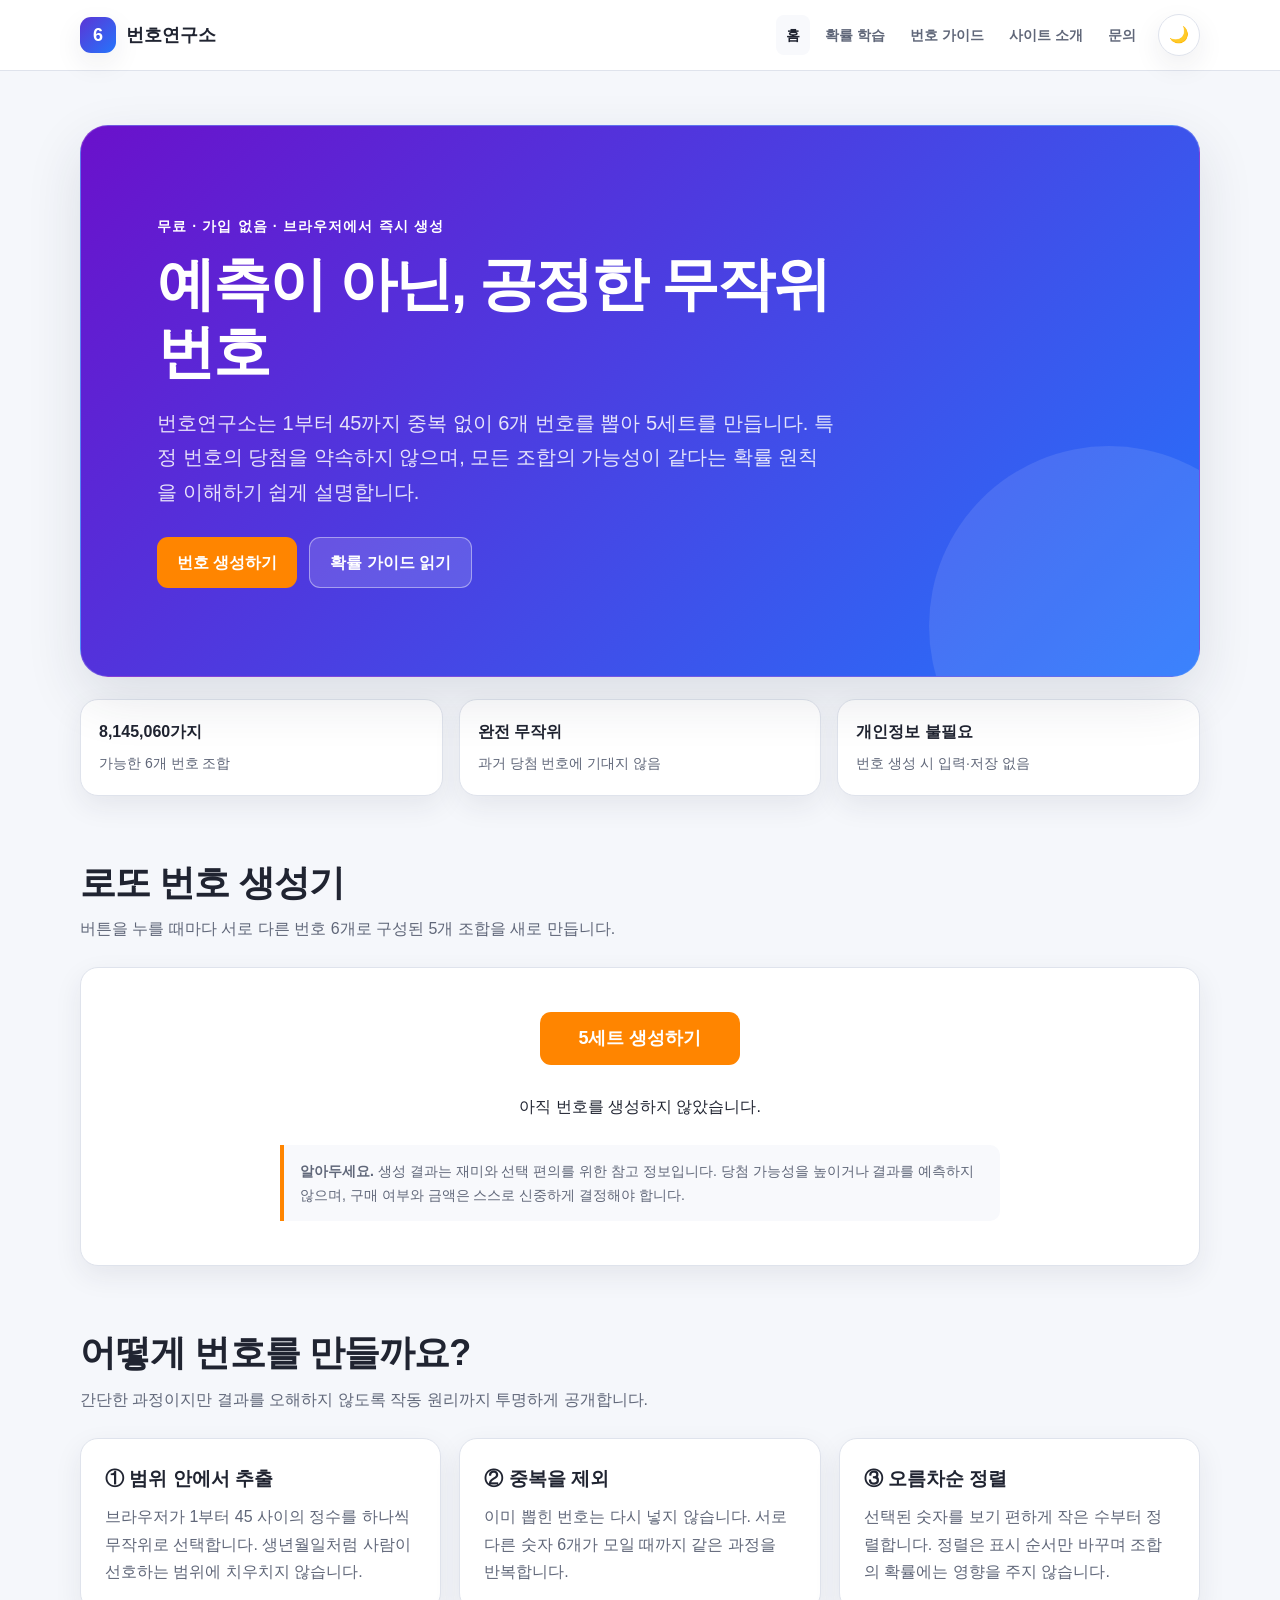
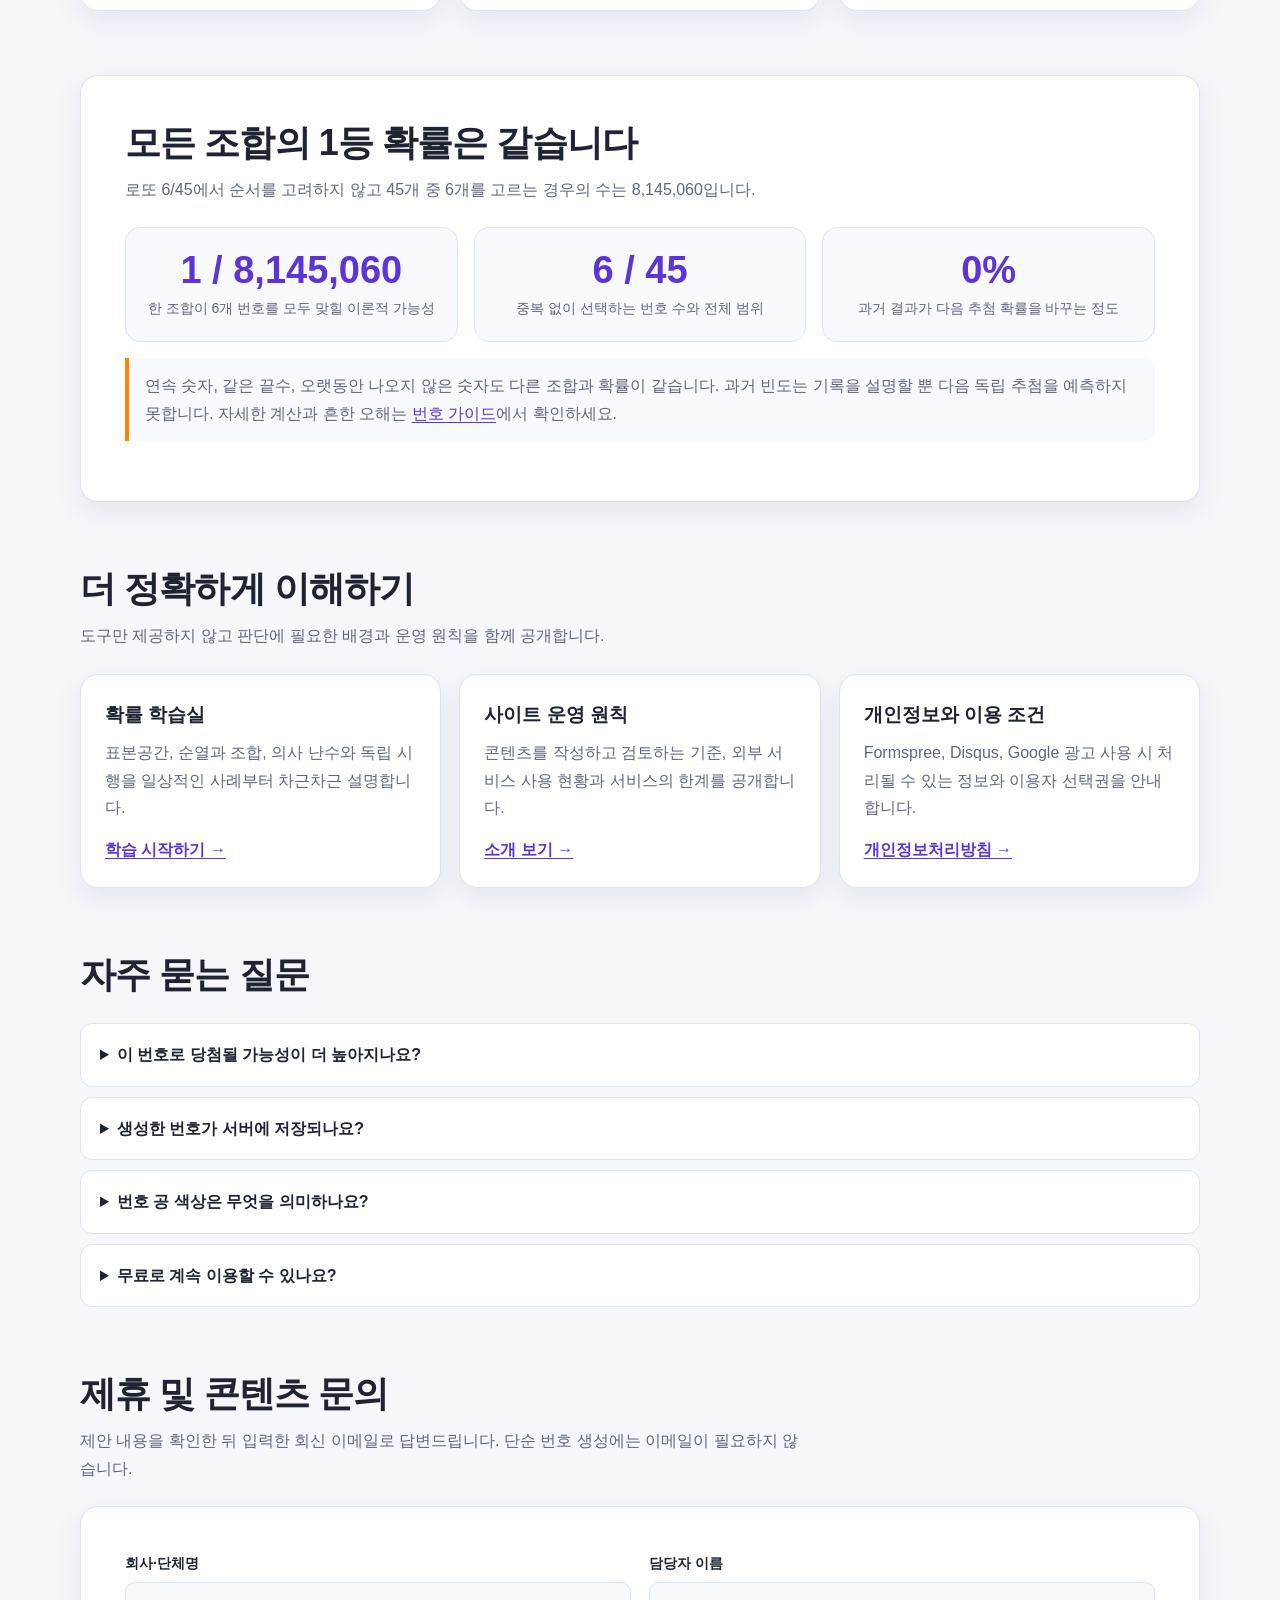
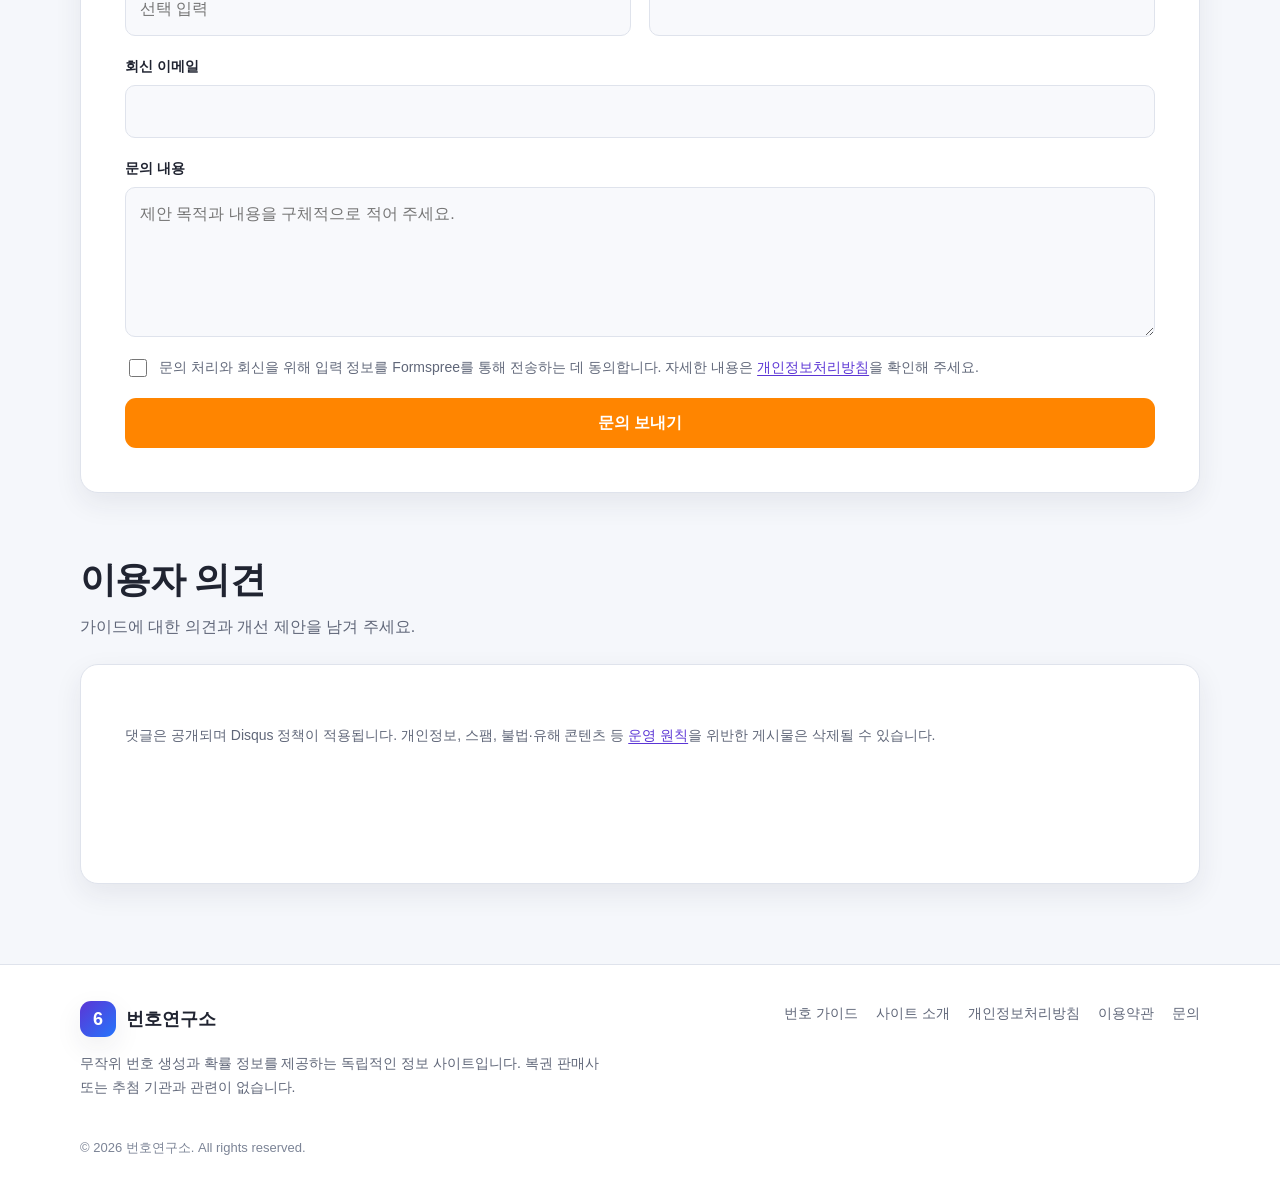
<file: index.html>
<!doctype html>
<html lang="ko">
<head>
  <!-- Google tag (gtag.js) -->
  <script async src="https://www.googletagmanager.com/gtag/js?id=G-2X7SC87K5S"></script>
  <script>
    window.dataLayer = window.dataLayer || [];
    function gtag(){dataLayer.push(arguments);}
    gtag('js', new Date());
    gtag('config', 'G-2X7SC87K5S');
  </script>
  <!-- Microsoft Clarity -->
  <script type="text/javascript">
    (function(c,l,a,r,i,t,y){
        c[a]=c[a]||function(){(c[a].q=c[a].q||[]).push(arguments)};
        t=l.createElement(r);t.async=1;t.src="https://www.clarity.ms/tag/"+i;
        y=l.getElementsByTagName(r)[0];y.parentNode.insertBefore(t,y);
    })(window, document, "clarity", "script", "xvw8zrb9of");
  </script>
  <meta charset="utf-8">
  <meta name="viewport" content="width=device-width, initial-scale=1">
  <meta name="description" content="1부터 45까지 중복 없이 6개 번호를 무작위로 생성하고, 로또 확률과 올바른 활용법을 함께 알아보는 무료 번호 도구입니다.">
  <meta name="google-adsense-account" content="ca-pub-9624604767498126">
  <meta name="theme-color" content="#5b35d5">
  <link rel="canonical" href="https://pioneerddoji.github.io/">
  <title>번호연구소 | 공정한 로또 번호 생성기와 확률 가이드</title>
  <script>(function(){var t=localStorage.getItem("theme");document.documentElement.dataset.theme=t||(matchMedia("(prefers-color-scheme: dark)").matches?"dark":"light");})();</script>
  <link rel="stylesheet" href="styles.css">
  <script async src="https://pagead2.googlesyndication.com/pagead/js/adsbygoogle.js?client=ca-pub-9624604767498126" crossorigin="anonymous"></script>
  <script type="application/ld+json">{"@context":"https://schema.org","@type":"WebApplication","name":"번호연구소 로또 번호 생성기","url":"https://pioneerddoji.github.io/","applicationCategory":"EntertainmentApplication","operatingSystem":"Any","description":"중복 없는 로또 번호 5세트를 무작위로 생성하고 확률 정보를 제공하는 무료 웹 도구","offers":{"@type":"Offer","price":"0","priceCurrency":"KRW"}}</script>
</head>
<body>
  <a class="skip-link" href="#main">본문으로 건너뛰기</a>
  <header class="site-header"><div class="header-inner">
    <a class="brand" href="index.html" aria-label="번호연구소 홈"><span class="brand-mark" aria-hidden="true">6</span>번호연구소</a>
    <div class="nav-wrap"><nav class="site-nav" aria-label="주요 메뉴"><a href="index.html" aria-current="page">홈</a><a href="learn.html">확률 학습</a><a href="guide.html">번호 가이드</a><a href="about.html">사이트 소개</a><a href="#contact">문의</a></nav><button class="theme-toggle" type="button" data-theme-toggle aria-label="다크 모드로 전환">🌙</button></div>
  </div></header>

  <main id="main" class="site-main">
    <section class="hero">
      <p class="eyebrow">무료 · 가입 없음 · 브라우저에서 즉시 생성</p>
      <h1>예측이 아닌, 공정한 무작위 번호</h1>
      <p class="hero-copy">번호연구소는 1부터 45까지 중복 없이 6개 번호를 뽑아 5세트를 만듭니다. 특정 번호의 당첨을 약속하지 않으며, 모든 조합의 가능성이 같다는 확률 원칙을 이해하기 쉽게 설명합니다.</p>
      <div class="hero-actions"><a class="button" href="#generator">번호 생성하기</a><a class="button button-secondary" href="guide.html">확률 가이드 읽기</a></div>
    </section>

    <div class="trust-row" aria-label="서비스 특징">
      <div class="trust-item"><strong>8,145,060가지</strong><span>가능한 6개 번호 조합</span></div>
      <div class="trust-item"><strong>완전 무작위</strong><span>과거 당첨 번호에 기대지 않음</span></div>
      <div class="trust-item"><strong>개인정보 불필요</strong><span>번호 생성 시 입력·저장 없음</span></div>
    </div>

    <section id="generator" class="section"><div class="section-heading"><h2>로또 번호 생성기</h2><p>버튼을 누를 때마다 서로 다른 번호 6개로 구성된 5개 조합을 새로 만듭니다.</p></div>
      <div class="panel tool-panel"><button id="generateButton" class="button" type="button">5세트 생성하기</button><div id="numbers" class="numbers" aria-live="polite"><p>아직 번호를 생성하지 않았습니다.</p></div><p class="notice"><strong>알아두세요.</strong> 생성 결과는 재미와 선택 편의를 위한 참고 정보입니다. 당첨 가능성을 높이거나 결과를 예측하지 않으며, 구매 여부와 금액은 스스로 신중하게 결정해야 합니다.</p></div>
    </section>

    <section class="section"><div class="section-heading"><h2>어떻게 번호를 만들까요?</h2><p>간단한 과정이지만 결과를 오해하지 않도록 작동 원리까지 투명하게 공개합니다.</p></div>
      <div class="content-grid">
        <article class="content-card"><h3>① 범위 안에서 추출</h3><p>브라우저가 1부터 45 사이의 정수를 하나씩 무작위로 선택합니다. 생년월일처럼 사람이 선호하는 범위에 치우치지 않습니다.</p></article>
        <article class="content-card"><h3>② 중복을 제외</h3><p>이미 뽑힌 번호는 다시 넣지 않습니다. 서로 다른 숫자 6개가 모일 때까지 같은 과정을 반복합니다.</p></article>
        <article class="content-card"><h3>③ 오름차순 정렬</h3><p>선택된 숫자를 보기 편하게 작은 수부터 정렬합니다. 정렬은 표시 순서만 바꾸며 조합의 확률에는 영향을 주지 않습니다.</p></article>
      </div>
    </section>

    <section class="section"><div class="panel"><div class="section-heading"><h2>모든 조합의 1등 확률은 같습니다</h2><p>로또 6/45에서 순서를 고려하지 않고 45개 중 6개를 고르는 경우의 수는 8,145,060입니다.</p></div>
      <div class="trust-row"><div class="stat"><strong>1 / 8,145,060</strong><span>한 조합이 6개 번호를 모두 맞힐 이론적 가능성</span></div><div class="stat"><strong>6 / 45</strong><span>중복 없이 선택하는 번호 수와 전체 범위</span></div><div class="stat"><strong>0%</strong><span>과거 결과가 다음 추첨 확률을 바꾸는 정도</span></div></div>
      <p class="callout">연속 숫자, 같은 끝수, 오랫동안 나오지 않은 숫자도 다른 조합과 확률이 같습니다. 과거 빈도는 기록을 설명할 뿐 다음 독립 추첨을 예측하지 못합니다. 자세한 계산과 흔한 오해는 <a href="guide.html">번호 가이드</a>에서 확인하세요.</p>
    </div></section>

    <section class="section"><div class="section-heading"><h2>더 정확하게 이해하기</h2><p>도구만 제공하지 않고 판단에 필요한 배경과 운영 원칙을 함께 공개합니다.</p></div>
      <div class="content-grid">
        <article class="content-card"><h3>확률 학습실</h3><p>표본공간, 순열과 조합, 의사 난수와 독립 시행을 일상적인 사례부터 차근차근 설명합니다.</p><a class="more" href="learn.html">학습 시작하기 →</a></article>
        <article class="content-card"><h3>사이트 운영 원칙</h3><p>콘텐츠를 작성하고 검토하는 기준, 외부 서비스 사용 현황과 서비스의 한계를 공개합니다.</p><a class="more" href="about.html">소개 보기 →</a></article>
        <article class="content-card"><h3>개인정보와 이용 조건</h3><p>Formspree, Disqus, Google 광고 사용 시 처리될 수 있는 정보와 이용자 선택권을 안내합니다.</p><a class="more" href="privacy.html">개인정보처리방침 →</a></article>
      </div>
    </section>

    <section class="section"><div class="section-heading"><h2>자주 묻는 질문</h2></div><div class="faq">
      <details><summary>이 번호로 당첨될 가능성이 더 높아지나요?</summary><p>아니요. 생성기는 특정 조합을 예측하거나 추천하지 않습니다. 가능한 모든 6개 조합은 추첨 전에 같은 확률을 갖습니다.</p></details>
      <details><summary>생성한 번호가 서버에 저장되나요?</summary><p>번호는 사용자의 브라우저에서 만들어지며 서버로 전송하거나 저장하지 않습니다. 화면을 새로 열면 이전 결과는 유지되지 않습니다.</p></details>
      <details><summary>번호 공 색상은 무엇을 의미하나요?</summary><p>가독성을 위해 1~10 노랑, 11~20 파랑, 21~30 빨강, 31~40 회색, 41~45 초록으로 표시합니다. 색상은 확률이나 추천도를 뜻하지 않습니다.</p></details>
      <details><summary>무료로 계속 이용할 수 있나요?</summary><p>현재 번호 생성과 가이드 열람은 무료이며 회원가입도 필요하지 않습니다. 서비스 변경 사항은 이 사이트에 알립니다.</p></details>
    </div></section>

    <section id="contact" class="section"><div class="section-heading"><h2>제휴 및 콘텐츠 문의</h2><p>제안 내용을 확인한 뒤 입력한 회신 이메일로 답변드립니다. 단순 번호 생성에는 이메일이 필요하지 않습니다.</p></div>
      <div class="panel"><form class="form-grid" action="https://formspree.io/f/xgogjrnb" method="post">
        <div class="field"><label for="company">회사·단체명</label><input id="company" name="company" type="text" autocomplete="organization" placeholder="선택 입력"></div>
        <div class="field"><label for="name">담당자 이름</label><input id="name" name="name" type="text" autocomplete="name" required></div>
        <div class="field field-full"><label for="email">회신 이메일</label><input id="email" name="email" type="email" autocomplete="email" required></div>
        <div class="field field-full"><label for="message">문의 내용</label><textarea id="message" name="message" minlength="10" required placeholder="제안 목적과 내용을 구체적으로 적어 주세요."></textarea></div>
        <input type="hidden" name="_subject" value="번호연구소 제휴 문의">
        <label class="honeypot" for="website">비워 두세요</label><input class="honeypot" id="website" name="_gotcha" type="text" tabindex="-1" autocomplete="off">
        <label class="consent"><input type="checkbox" name="privacy_consent" value="agreed" required> <span>문의 처리와 회신을 위해 입력 정보를 Formspree를 통해 전송하는 데 동의합니다. 자세한 내용은 <a href="privacy.html">개인정보처리방침</a>을 확인해 주세요.</span></label>
        <button class="button" type="submit">문의 보내기</button>
      </form></div>
    </section>

    <section class="section"><div class="section-heading"><h2>이용자 의견</h2><p>가이드에 대한 의견과 개선 제안을 남겨 주세요.</p></div><div class="panel comments-panel"><p class="moderation-note">댓글은 공개되며 Disqus 정책이 적용됩니다. 개인정보, 스팸, 불법·유해 콘텐츠 등 <a href="terms.html">운영 원칙</a>을 위반한 게시물은 삭제될 수 있습니다.</p><div id="disqus_thread"></div><script>var disqus_config=function(){this.page.url=location.origin+location.pathname;this.page.identifier="product-joco-test-home";};(function(){var d=document,s=d.createElement("script");s.src="https://joco-test.disqus.com/embed.js";s.setAttribute("data-timestamp",+new Date());(d.head||d.body).appendChild(s);})();</script><noscript>댓글을 보려면 JavaScript를 활성화해 주세요. <a href="https://disqus.com/?ref_noscript">Disqus 제공 댓글</a></noscript></div></section>
  </main>

  <footer class="site-footer"><div class="footer-inner"><div class="footer-top"><div><a class="brand" href="index.html"><span class="brand-mark" aria-hidden="true">6</span>번호연구소</a><p class="footer-copy">무작위 번호 생성과 확률 정보를 제공하는 독립적인 정보 사이트입니다. 복권 판매사 또는 추첨 기관과 관련이 없습니다.</p></div><nav class="footer-links" aria-label="하단 메뉴"><a href="guide.html">번호 가이드</a><a href="about.html">사이트 소개</a><a href="privacy.html">개인정보처리방침</a><a href="terms.html">이용약관</a><a href="#contact">문의</a></nav></div><p class="copyright">© <span data-current-year></span> 번호연구소. All rights reserved.</p></div></footer>
  <script src="app.js"></script>
</body>
</html>
</file>
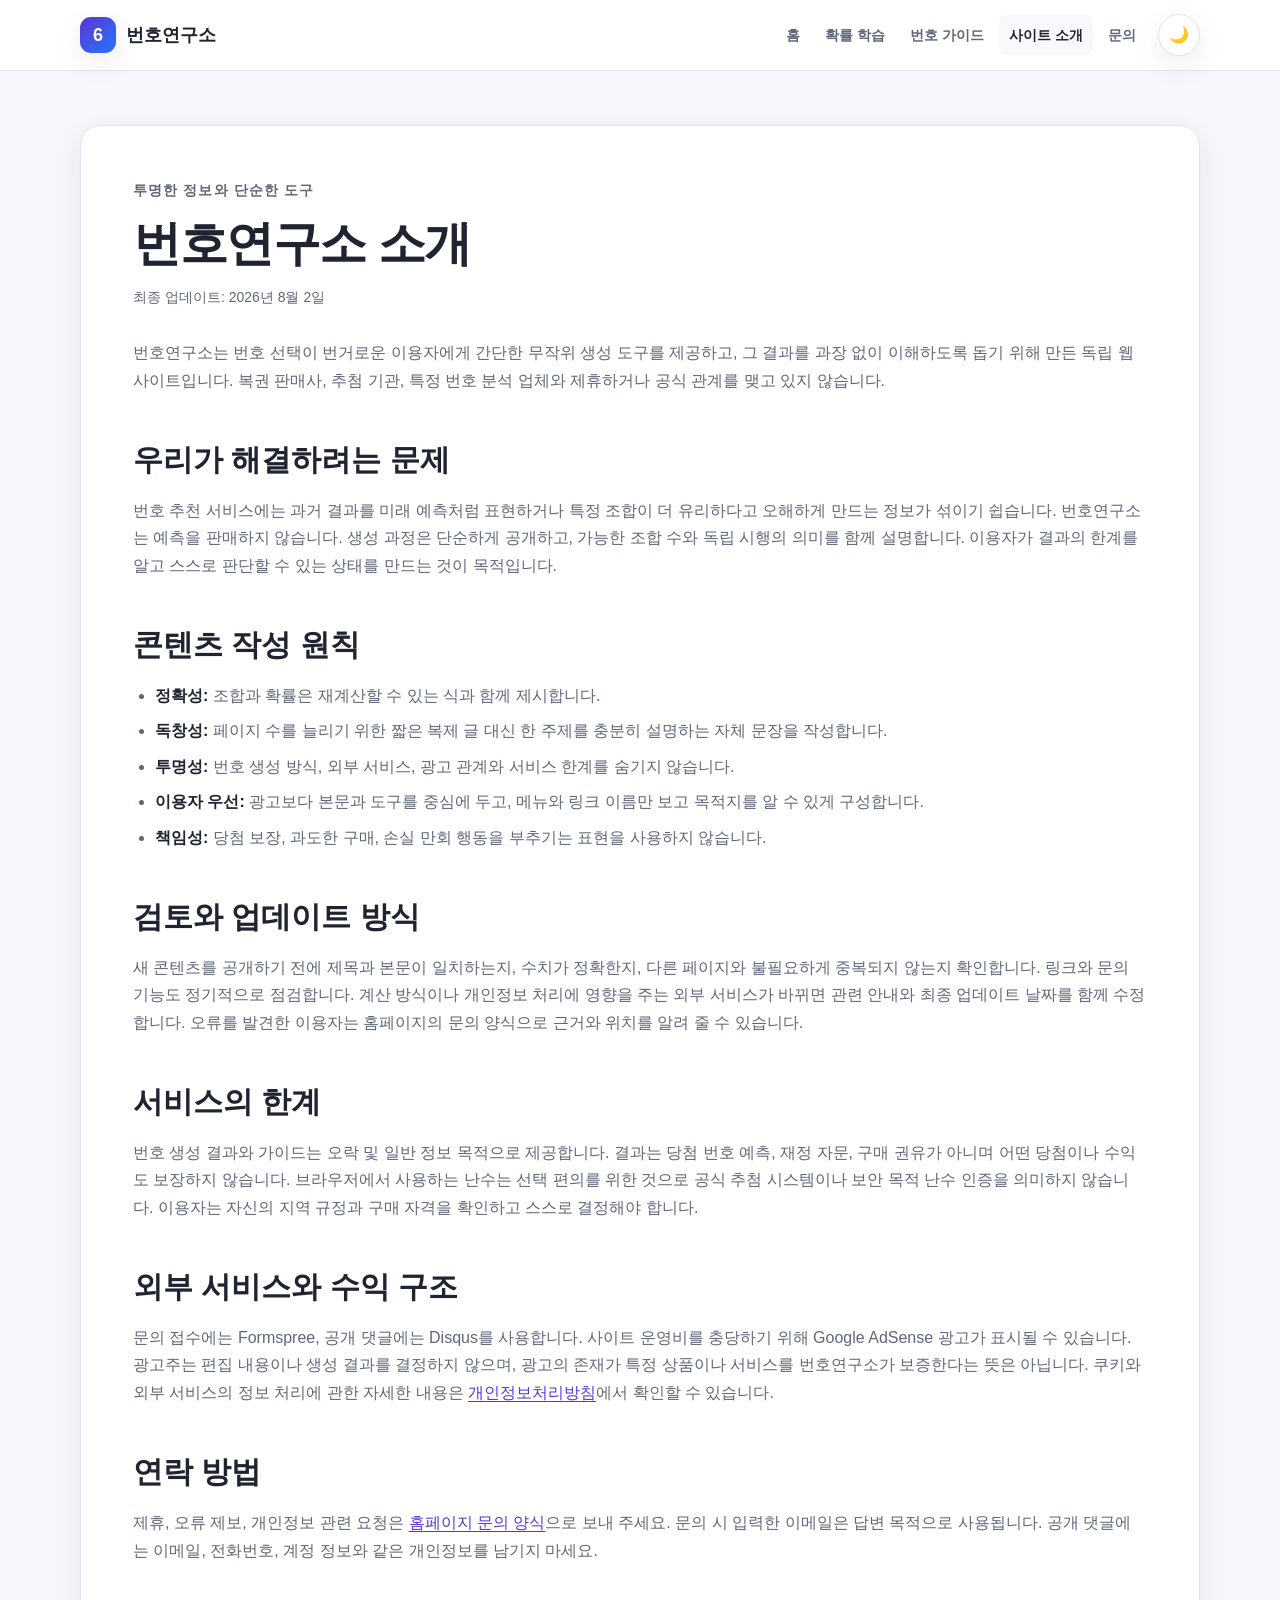
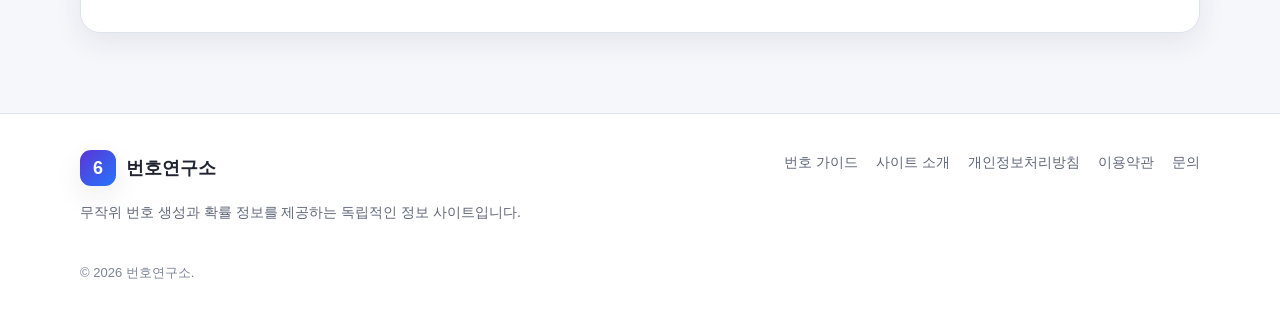
<file: about.html>
<!doctype html>
<html lang="ko"><head>
<!-- Google tag (gtag.js) -->
<script async src="https://www.googletagmanager.com/gtag/js?id=G-2X7SC87K5S"></script>
<script>window.dataLayer=window.dataLayer||[];function gtag(){dataLayer.push(arguments);}gtag('js',new Date());gtag('config','G-2X7SC87K5S');</script>
<!-- Microsoft Clarity -->
<script type="text/javascript">(function(c,l,a,r,i,t,y){c[a]=c[a]||function(){(c[a].q=c[a].q||[]).push(arguments)};t=l.createElement(r);t.async=1;t.src="https://www.clarity.ms/tag/"+i;y=l.getElementsByTagName(r)[0];y.parentNode.insertBefore(t,y);})(window,document,"clarity","script","xvw8zrb9of");</script>
<meta charset="utf-8"><meta name="viewport" content="width=device-width, initial-scale=1"><meta name="description" content="번호연구소의 목적, 콘텐츠 작성·검토 원칙, 서비스 한계와 외부 서비스 사용 현황을 공개합니다."><meta name="google-adsense-account" content="ca-pub-9624604767498126"><meta name="theme-color" content="#5b35d5"><link rel="canonical" href="https://pioneerddoji.github.io/about.html"><title>사이트 소개와 운영 원칙 | 번호연구소</title>
<script>(function(){var t=localStorage.getItem("theme");document.documentElement.dataset.theme=t||(matchMedia("(prefers-color-scheme: dark)").matches?"dark":"light");})();</script><link rel="stylesheet" href="styles.css"><script async src="https://pagead2.googlesyndication.com/pagead/js/adsbygoogle.js?client=ca-pub-9624604767498126" crossorigin="anonymous"></script>
</head><body><a class="skip-link" href="#main">본문으로 건너뛰기</a>
<header class="site-header"><div class="header-inner"><a class="brand" href="index.html"><span class="brand-mark" aria-hidden="true">6</span>번호연구소</a><div class="nav-wrap"><nav class="site-nav" aria-label="주요 메뉴"><a href="index.html">홈</a><a href="learn.html">확률 학습</a><a href="guide.html">번호 가이드</a><a href="about.html" aria-current="page">사이트 소개</a><a href="index.html#contact">문의</a></nav><button class="theme-toggle" type="button" data-theme-toggle aria-label="다크 모드로 전환">🌙</button></div></div></header>
<main id="main" class="site-main"><article class="article">
<p class="eyebrow">투명한 정보와 단순한 도구</p><h1>번호연구소 소개</h1><p class="article-meta">최종 업데이트: 2026년 8월 2일</p>
<p>번호연구소는 번호 선택이 번거로운 이용자에게 간단한 무작위 생성 도구를 제공하고, 그 결과를 과장 없이 이해하도록 돕기 위해 만든 독립 웹사이트입니다. 복권 판매사, 추첨 기관, 특정 번호 분석 업체와 제휴하거나 공식 관계를 맺고 있지 않습니다.</p>
<h2>우리가 해결하려는 문제</h2><p>번호 추천 서비스에는 과거 결과를 미래 예측처럼 표현하거나 특정 조합이 더 유리하다고 오해하게 만드는 정보가 섞이기 쉽습니다. 번호연구소는 예측을 판매하지 않습니다. 생성 과정은 단순하게 공개하고, 가능한 조합 수와 독립 시행의 의미를 함께 설명합니다. 이용자가 결과의 한계를 알고 스스로 판단할 수 있는 상태를 만드는 것이 목적입니다.</p>
<h2>콘텐츠 작성 원칙</h2><ul><li><strong>정확성:</strong> 조합과 확률은 재계산할 수 있는 식과 함께 제시합니다.</li><li><strong>독창성:</strong> 페이지 수를 늘리기 위한 짧은 복제 글 대신 한 주제를 충분히 설명하는 자체 문장을 작성합니다.</li><li><strong>투명성:</strong> 번호 생성 방식, 외부 서비스, 광고 관계와 서비스 한계를 숨기지 않습니다.</li><li><strong>이용자 우선:</strong> 광고보다 본문과 도구를 중심에 두고, 메뉴와 링크 이름만 보고 목적지를 알 수 있게 구성합니다.</li><li><strong>책임성:</strong> 당첨 보장, 과도한 구매, 손실 만회 행동을 부추기는 표현을 사용하지 않습니다.</li></ul>
<h2>검토와 업데이트 방식</h2><p>새 콘텐츠를 공개하기 전에 제목과 본문이 일치하는지, 수치가 정확한지, 다른 페이지와 불필요하게 중복되지 않는지 확인합니다. 링크와 문의 기능도 정기적으로 점검합니다. 계산 방식이나 개인정보 처리에 영향을 주는 외부 서비스가 바뀌면 관련 안내와 최종 업데이트 날짜를 함께 수정합니다. 오류를 발견한 이용자는 홈페이지의 문의 양식으로 근거와 위치를 알려 줄 수 있습니다.</p>
<h2>서비스의 한계</h2><p>번호 생성 결과와 가이드는 오락 및 일반 정보 목적으로 제공합니다. 결과는 당첨 번호 예측, 재정 자문, 구매 권유가 아니며 어떤 당첨이나 수익도 보장하지 않습니다. 브라우저에서 사용하는 난수는 선택 편의를 위한 것으로 공식 추첨 시스템이나 보안 목적 난수 인증을 의미하지 않습니다. 이용자는 자신의 지역 규정과 구매 자격을 확인하고 스스로 결정해야 합니다.</p>
<h2>외부 서비스와 수익 구조</h2><p>문의 접수에는 Formspree, 공개 댓글에는 Disqus를 사용합니다. 사이트 운영비를 충당하기 위해 Google AdSense 광고가 표시될 수 있습니다. 광고주는 편집 내용이나 생성 결과를 결정하지 않으며, 광고의 존재가 특정 상품이나 서비스를 번호연구소가 보증한다는 뜻은 아닙니다. 쿠키와 외부 서비스의 정보 처리에 관한 자세한 내용은 <a href="privacy.html">개인정보처리방침</a>에서 확인할 수 있습니다.</p>
<h2>연락 방법</h2><p>제휴, 오류 제보, 개인정보 관련 요청은 <a href="index.html#contact">홈페이지 문의 양식</a>으로 보내 주세요. 문의 시 입력한 이메일은 답변 목적으로 사용됩니다. 공개 댓글에는 이메일, 전화번호, 계정 정보와 같은 개인정보를 남기지 마세요.</p>
</article></main>
<footer class="site-footer"><div class="footer-inner"><div class="footer-top"><div><a class="brand" href="index.html"><span class="brand-mark" aria-hidden="true">6</span>번호연구소</a><p class="footer-copy">무작위 번호 생성과 확률 정보를 제공하는 독립적인 정보 사이트입니다.</p></div><nav class="footer-links" aria-label="하단 메뉴"><a href="guide.html">번호 가이드</a><a href="about.html">사이트 소개</a><a href="privacy.html">개인정보처리방침</a><a href="terms.html">이용약관</a><a href="index.html#contact">문의</a></nav></div><p class="copyright">© <span data-current-year></span> 번호연구소.</p></div></footer><script src="app.js"></script></body></html>
</file>
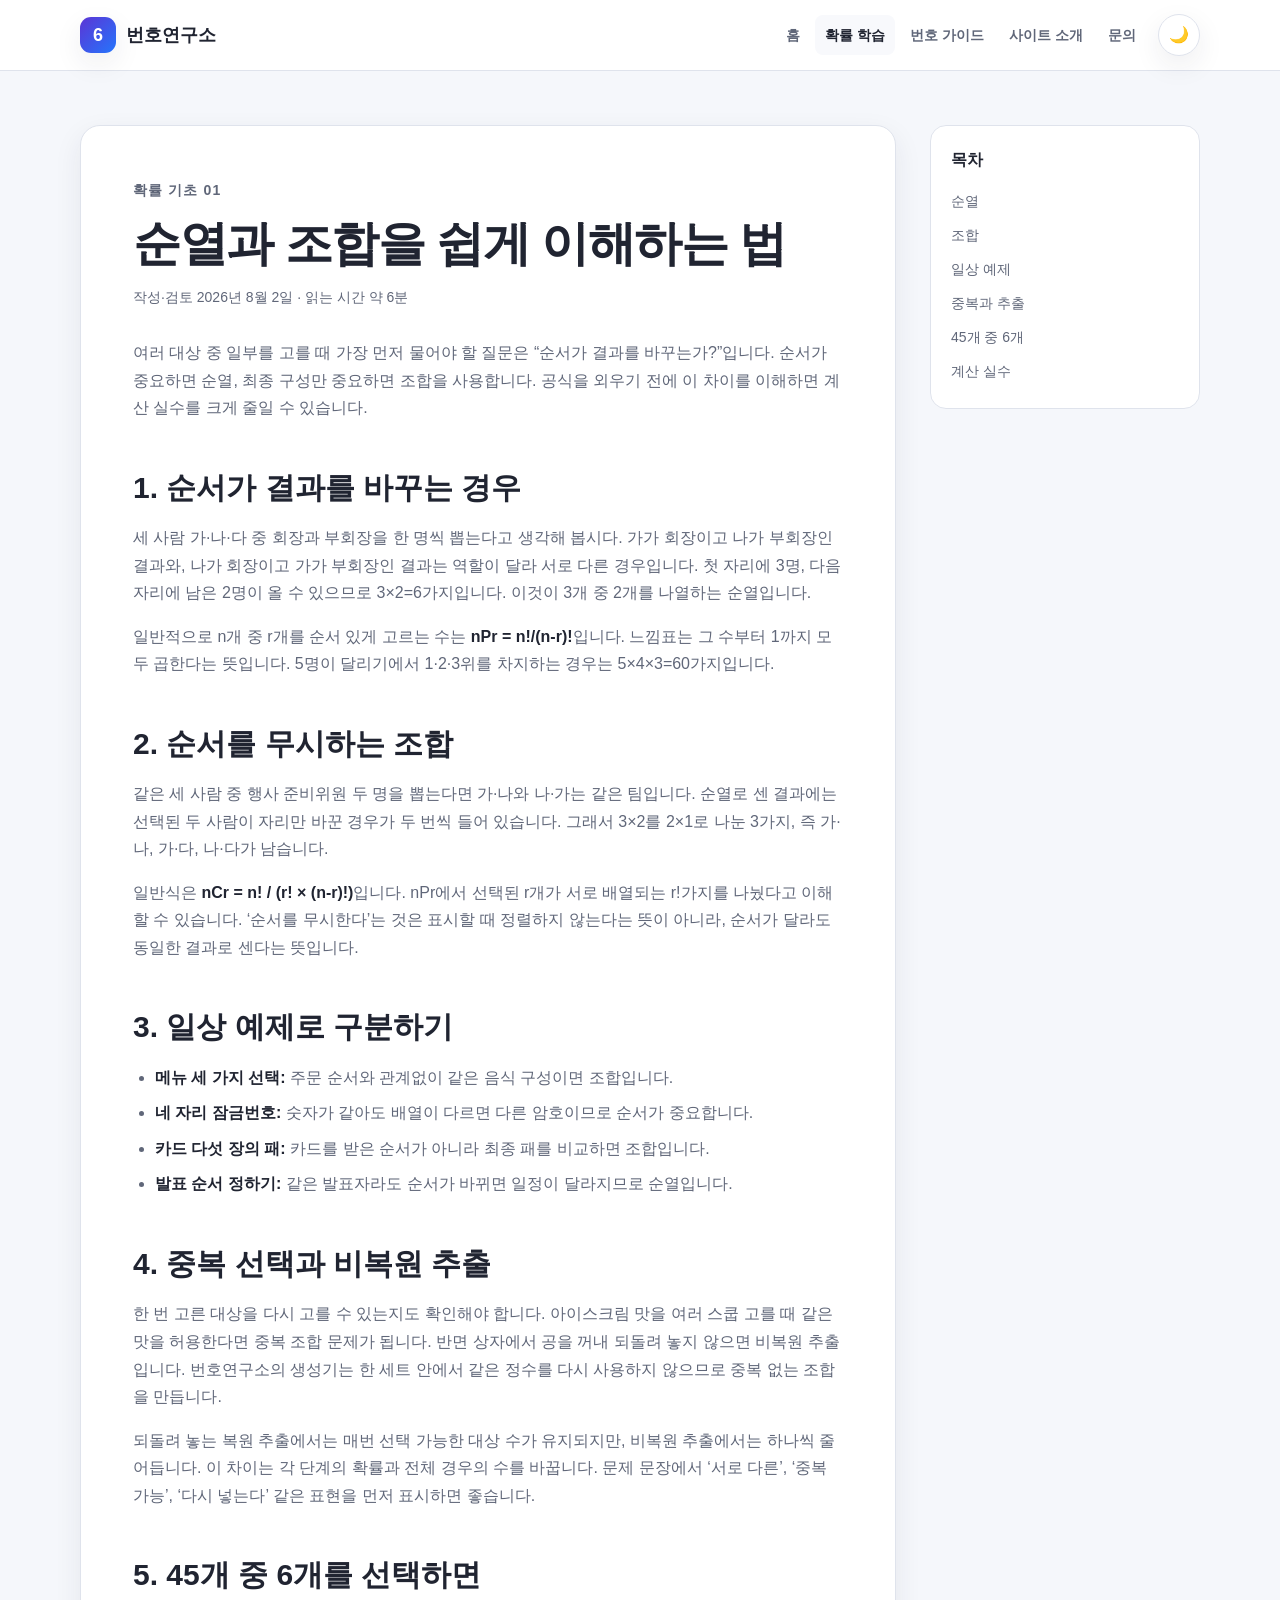
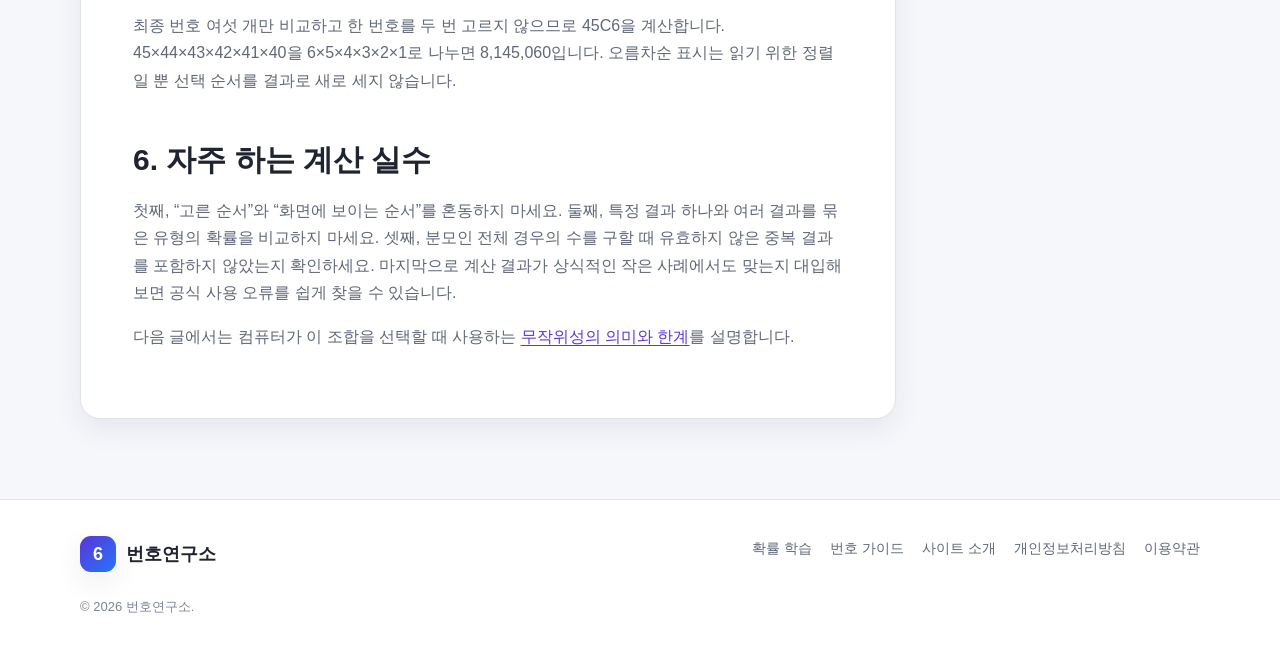
<file: combinations.html>
<!doctype html><html lang="ko"><head>
<!-- Google tag (gtag.js) -->
<script async src="https://www.googletagmanager.com/gtag/js?id=G-2X7SC87K5S"></script>
<script>window.dataLayer=window.dataLayer||[];function gtag(){dataLayer.push(arguments);}gtag('js',new Date());gtag('config','G-2X7SC87K5S');</script>
<!-- Microsoft Clarity -->
<script type="text/javascript">(function(c,l,a,r,i,t,y){c[a]=c[a]||function(){(c[a].q=c[a].q||[]).push(arguments)};t=l.createElement(r);t.async=1;t.src="https://www.clarity.ms/tag/"+i;y=l.getElementsByTagName(r)[0];y.parentNode.insertBefore(t,y);})(window,document,"clarity","script","xvw8zrb9of");</script>
<meta charset="utf-8"><meta name="viewport" content="width=device-width, initial-scale=1"><meta name="description" content="순열과 조합의 차이, nCr 공식, 중복 없는 선택의 계산 원리를 카드·메뉴·번호 선택 예제로 설명합니다."><meta name="google-adsense-account" content="ca-pub-9624604767498126"><meta name="theme-color" content="#5b35d5"><link rel="canonical" href="https://pioneerddoji.github.io/combinations.html"><title>순열과 조합을 쉽게 이해하는 법 | 확률 학습실</title>
<script>(function(){var t=localStorage.getItem("theme");document.documentElement.dataset.theme=t||(matchMedia("(prefers-color-scheme: dark)").matches?"dark":"light");})();</script><link rel="stylesheet" href="styles.css"><script async src="https://pagead2.googlesyndication.com/pagead/js/adsbygoogle.js?client=ca-pub-9624604767498126" crossorigin="anonymous"></script>
<script type="application/ld+json">{"@context":"https://schema.org","@type":"Article","headline":"순열과 조합을 쉽게 이해하는 법","datePublished":"2026-08-02","dateModified":"2026-08-02","inLanguage":"ko","author":{"@type":"Organization","name":"번호연구소"},"mainEntityOfPage":"https://pioneerddoji.github.io/combinations.html"}</script>
</head><body><a class="skip-link" href="#main">본문으로 건너뛰기</a>
<header class="site-header"><div class="header-inner"><a class="brand" href="index.html"><span class="brand-mark" aria-hidden="true">6</span>번호연구소</a><div class="nav-wrap"><nav class="site-nav" aria-label="주요 메뉴"><a href="index.html">홈</a><a href="learn.html" aria-current="page">확률 학습</a><a href="guide.html">번호 가이드</a><a href="about.html">사이트 소개</a><a href="index.html#contact">문의</a></nav><button class="theme-toggle" type="button" data-theme-toggle aria-label="다크 모드로 전환">🌙</button></div></div></header>
<main id="main" class="site-main"><div class="article-layout"><article class="article"><p class="eyebrow">확률 기초 01</p><h1>순열과 조합을 쉽게 이해하는 법</h1><p class="article-meta">작성·검토 2026년 8월 2일 · 읽는 시간 약 6분</p>
<p>여러 대상 중 일부를 고를 때 가장 먼저 물어야 할 질문은 “순서가 결과를 바꾸는가?”입니다. 순서가 중요하면 순열, 최종 구성만 중요하면 조합을 사용합니다. 공식을 외우기 전에 이 차이를 이해하면 계산 실수를 크게 줄일 수 있습니다.</p>
<h2 id="order">1. 순서가 결과를 바꾸는 경우</h2><p>세 사람 가·나·다 중 회장과 부회장을 한 명씩 뽑는다고 생각해 봅시다. 가가 회장이고 나가 부회장인 결과와, 나가 회장이고 가가 부회장인 결과는 역할이 달라 서로 다른 경우입니다. 첫 자리에 3명, 다음 자리에 남은 2명이 올 수 있으므로 3×2=6가지입니다. 이것이 3개 중 2개를 나열하는 순열입니다.</p>
<p>일반적으로 n개 중 r개를 순서 있게 고르는 수는 <strong>nPr = n!/(n-r)!</strong>입니다. 느낌표는 그 수부터 1까지 모두 곱한다는 뜻입니다. 5명이 달리기에서 1·2·3위를 차지하는 경우는 5×4×3=60가지입니다.</p>
<h2 id="choice">2. 순서를 무시하는 조합</h2><p>같은 세 사람 중 행사 준비위원 두 명을 뽑는다면 가·나와 나·가는 같은 팀입니다. 순열로 센 결과에는 선택된 두 사람이 자리만 바꾼 경우가 두 번씩 들어 있습니다. 그래서 3×2를 2×1로 나눈 3가지, 즉 가·나, 가·다, 나·다가 남습니다.</p>
<p>일반식은 <strong>nCr = n! / (r! × (n-r)!)</strong>입니다. nPr에서 선택된 r개가 서로 배열되는 r!가지를 나눴다고 이해할 수 있습니다. ‘순서를 무시한다’는 것은 표시할 때 정렬하지 않는다는 뜻이 아니라, 순서가 달라도 동일한 결과로 센다는 뜻입니다.</p>
<h2 id="examples">3. 일상 예제로 구분하기</h2><ul><li><strong>메뉴 세 가지 선택:</strong> 주문 순서와 관계없이 같은 음식 구성이면 조합입니다.</li><li><strong>네 자리 잠금번호:</strong> 숫자가 같아도 배열이 다르면 다른 암호이므로 순서가 중요합니다.</li><li><strong>카드 다섯 장의 패:</strong> 카드를 받은 순서가 아니라 최종 패를 비교하면 조합입니다.</li><li><strong>발표 순서 정하기:</strong> 같은 발표자라도 순서가 바뀌면 일정이 달라지므로 순열입니다.</li></ul>
<h2 id="without">4. 중복 선택과 비복원 추출</h2><p>한 번 고른 대상을 다시 고를 수 있는지도 확인해야 합니다. 아이스크림 맛을 여러 스쿱 고를 때 같은 맛을 허용한다면 중복 조합 문제가 됩니다. 반면 상자에서 공을 꺼내 되돌려 놓지 않으면 비복원 추출입니다. 번호연구소의 생성기는 한 세트 안에서 같은 정수를 다시 사용하지 않으므로 중복 없는 조합을 만듭니다.</p>
<p>되돌려 놓는 복원 추출에서는 매번 선택 가능한 대상 수가 유지되지만, 비복원 추출에서는 하나씩 줄어듭니다. 이 차이는 각 단계의 확률과 전체 경우의 수를 바꿉니다. 문제 문장에서 ‘서로 다른’, ‘중복 가능’, ‘다시 넣는다’ 같은 표현을 먼저 표시하면 좋습니다.</p>
<h2 id="apply">5. 45개 중 6개를 선택하면</h2><p>최종 번호 여섯 개만 비교하고 한 번호를 두 번 고르지 않으므로 45C6을 계산합니다. 45×44×43×42×41×40을 6×5×4×3×2×1로 나누면 8,145,060입니다. 오름차순 표시는 읽기 위한 정렬일 뿐 선택 순서를 결과로 새로 세지 않습니다.</p>
<h2 id="mistakes">6. 자주 하는 계산 실수</h2><p>첫째, “고른 순서”와 “화면에 보이는 순서”를 혼동하지 마세요. 둘째, 특정 결과 하나와 여러 결과를 묶은 유형의 확률을 비교하지 마세요. 셋째, 분모인 전체 경우의 수를 구할 때 유효하지 않은 중복 결과를 포함하지 않았는지 확인하세요. 마지막으로 계산 결과가 상식적인 작은 사례에서도 맞는지 대입해 보면 공식 사용 오류를 쉽게 찾을 수 있습니다.</p>
<p>다음 글에서는 컴퓨터가 이 조합을 선택할 때 사용하는 <a href="randomness.html">무작위성의 의미와 한계</a>를 설명합니다.</p></article><aside class="toc" aria-label="목차"><strong>목차</strong><a href="#order">순열</a><a href="#choice">조합</a><a href="#examples">일상 예제</a><a href="#without">중복과 추출</a><a href="#apply">45개 중 6개</a><a href="#mistakes">계산 실수</a></aside></div></main>
<footer class="site-footer"><div class="footer-inner"><div class="footer-top"><a class="brand" href="index.html"><span class="brand-mark" aria-hidden="true">6</span>번호연구소</a><nav class="footer-links" aria-label="하단 메뉴"><a href="learn.html">확률 학습</a><a href="guide.html">번호 가이드</a><a href="about.html">사이트 소개</a><a href="privacy.html">개인정보처리방침</a><a href="terms.html">이용약관</a></nav></div><p class="copyright">© <span data-current-year></span> 번호연구소.</p></div></footer><script src="app.js"></script></body></html>
</file>
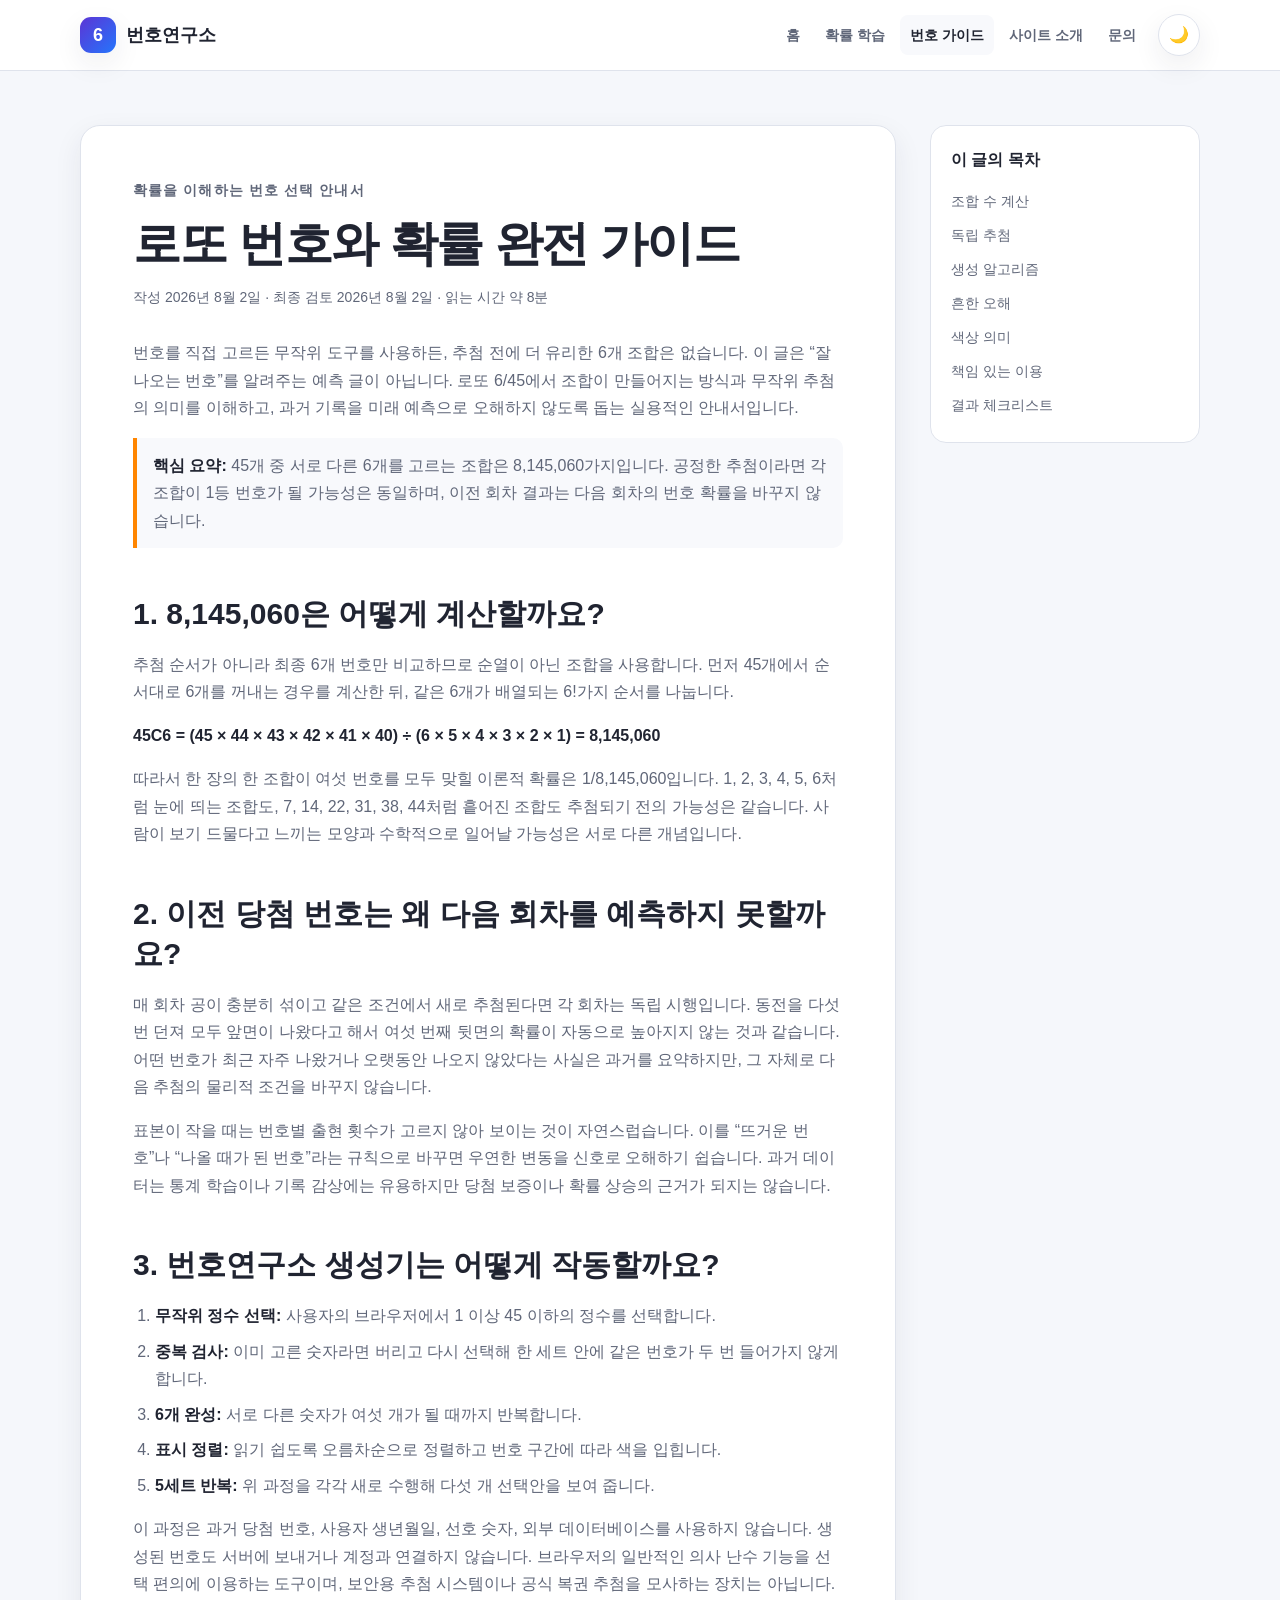
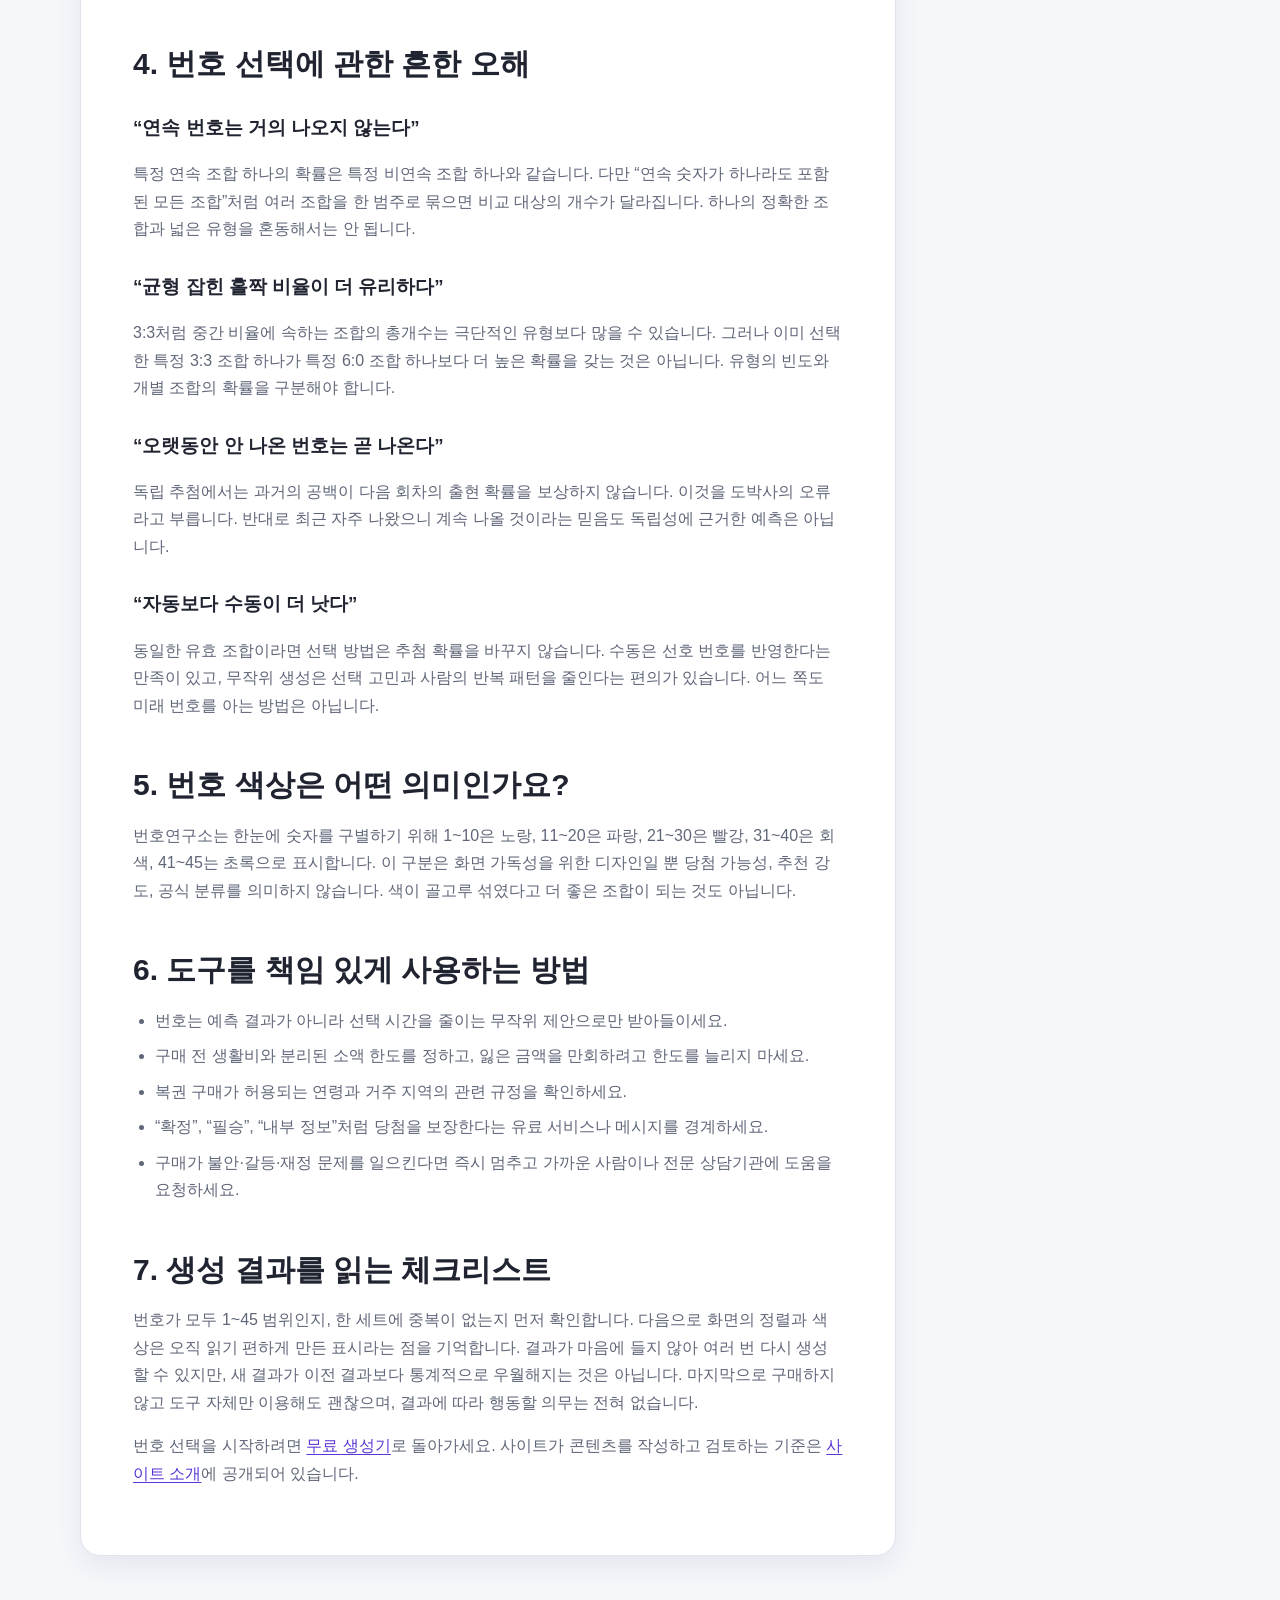
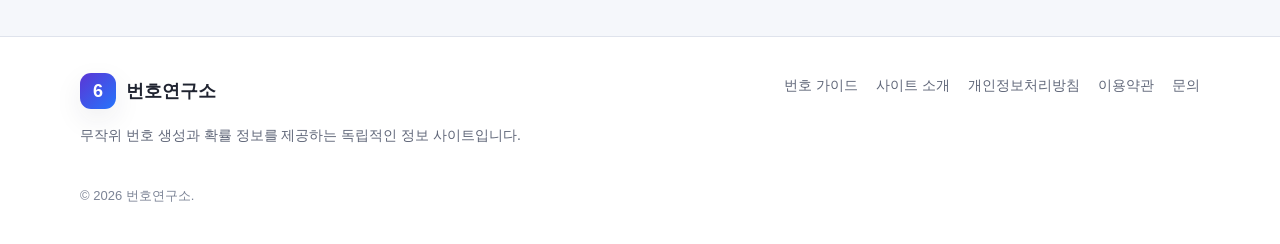
<file: guide.html>
<!doctype html>
<html lang="ko">
<head>
  <!-- Google tag (gtag.js) -->
  <script async src="https://www.googletagmanager.com/gtag/js?id=G-2X7SC87K5S"></script>
  <script>window.dataLayer=window.dataLayer||[];function gtag(){dataLayer.push(arguments);}gtag('js',new Date());gtag('config','G-2X7SC87K5S');</script>
  <!-- Microsoft Clarity -->
  <script type="text/javascript">(function(c,l,a,r,i,t,y){c[a]=c[a]||function(){(c[a].q=c[a].q||[]).push(arguments)};t=l.createElement(r);t.async=1;t.src="https://www.clarity.ms/tag/"+i;y=l.getElementsByTagName(r)[0];y.parentNode.insertBefore(t,y);})(window,document,"clarity","script","xvw8zrb9of");</script>
  <meta charset="utf-8"><meta name="viewport" content="width=device-width, initial-scale=1">
  <meta name="description" content="로또 6/45의 조합 수 8,145,060이 계산되는 원리, 독립 추첨, 번호 생성 알고리즘과 흔한 번호 선택 오해를 설명합니다.">
  <meta name="google-adsense-account" content="ca-pub-9624604767498126"><meta name="theme-color" content="#5b35d5">
  <link rel="canonical" href="https://pioneerddoji.github.io/guide.html">
  <title>로또 번호와 확률 완전 가이드 | 번호연구소</title>
  <script>(function(){var t=localStorage.getItem("theme");document.documentElement.dataset.theme=t||(matchMedia("(prefers-color-scheme: dark)").matches?"dark":"light");})();</script>
  <link rel="stylesheet" href="styles.css">
  <script async src="https://pagead2.googlesyndication.com/pagead/js/adsbygoogle.js?client=ca-pub-9624604767498126" crossorigin="anonymous"></script>
  <script type="application/ld+json">{"@context":"https://schema.org","@type":"Article","headline":"로또 번호와 확률 완전 가이드","datePublished":"2026-08-02","dateModified":"2026-08-02","inLanguage":"ko","author":{"@type":"Organization","name":"번호연구소"},"publisher":{"@type":"Organization","name":"번호연구소"},"mainEntityOfPage":"https://pioneerddoji.github.io/guide.html","description":"로또 6/45 조합 수, 독립 추첨, 번호 생성 알고리즘과 흔한 오해를 설명하는 가이드"}</script>
</head>
<body>
<a class="skip-link" href="#main">본문으로 건너뛰기</a>
<header class="site-header"><div class="header-inner"><a class="brand" href="index.html"><span class="brand-mark" aria-hidden="true">6</span>번호연구소</a><div class="nav-wrap"><nav class="site-nav" aria-label="주요 메뉴"><a href="index.html">홈</a><a href="learn.html">확률 학습</a><a href="guide.html" aria-current="page">번호 가이드</a><a href="about.html">사이트 소개</a><a href="index.html#contact">문의</a></nav><button class="theme-toggle" type="button" data-theme-toggle aria-label="다크 모드로 전환">🌙</button></div></div></header>
<main id="main" class="site-main"><div class="article-layout">
  <article class="article">
    <p class="eyebrow">확률을 이해하는 번호 선택 안내서</p>
    <h1>로또 번호와 확률 완전 가이드</h1>
    <p class="article-meta">작성 2026년 8월 2일 · 최종 검토 2026년 8월 2일 · 읽는 시간 약 8분</p>
    <p>번호를 직접 고르든 무작위 도구를 사용하든, 추첨 전에 더 유리한 6개 조합은 없습니다. 이 글은 “잘 나오는 번호”를 알려주는 예측 글이 아닙니다. 로또 6/45에서 조합이 만들어지는 방식과 무작위 추첨의 의미를 이해하고, 과거 기록을 미래 예측으로 오해하지 않도록 돕는 실용적인 안내서입니다.</p>
    <div class="callout"><strong>핵심 요약:</strong> 45개 중 서로 다른 6개를 고르는 조합은 8,145,060가지입니다. 공정한 추첨이라면 각 조합이 1등 번호가 될 가능성은 동일하며, 이전 회차 결과는 다음 회차의 번호 확률을 바꾸지 않습니다.</div>

    <h2 id="combination">1. 8,145,060은 어떻게 계산할까요?</h2>
    <p>추첨 순서가 아니라 최종 6개 번호만 비교하므로 순열이 아닌 조합을 사용합니다. 먼저 45개에서 순서대로 6개를 꺼내는 경우를 계산한 뒤, 같은 6개가 배열되는 6!가지 순서를 나눕니다.</p>
    <p><strong>45C6 = (45 × 44 × 43 × 42 × 41 × 40) ÷ (6 × 5 × 4 × 3 × 2 × 1) = 8,145,060</strong></p>
    <p>따라서 한 장의 한 조합이 여섯 번호를 모두 맞힐 이론적 확률은 1/8,145,060입니다. 1, 2, 3, 4, 5, 6처럼 눈에 띄는 조합도, 7, 14, 22, 31, 38, 44처럼 흩어진 조합도 추첨되기 전의 가능성은 같습니다. 사람이 보기 드물다고 느끼는 모양과 수학적으로 일어날 가능성은 서로 다른 개념입니다.</p>

    <h2 id="independent">2. 이전 당첨 번호는 왜 다음 회차를 예측하지 못할까요?</h2>
    <p>매 회차 공이 충분히 섞이고 같은 조건에서 새로 추첨된다면 각 회차는 독립 시행입니다. 동전을 다섯 번 던져 모두 앞면이 나왔다고 해서 여섯 번째 뒷면의 확률이 자동으로 높아지지 않는 것과 같습니다. 어떤 번호가 최근 자주 나왔거나 오랫동안 나오지 않았다는 사실은 과거를 요약하지만, 그 자체로 다음 추첨의 물리적 조건을 바꾸지 않습니다.</p>
    <p>표본이 작을 때는 번호별 출현 횟수가 고르지 않아 보이는 것이 자연스럽습니다. 이를 “뜨거운 번호”나 “나올 때가 된 번호”라는 규칙으로 바꾸면 우연한 변동을 신호로 오해하기 쉽습니다. 과거 데이터는 통계 학습이나 기록 감상에는 유용하지만 당첨 보증이나 확률 상승의 근거가 되지는 않습니다.</p>

    <h2 id="algorithm">3. 번호연구소 생성기는 어떻게 작동할까요?</h2>
    <ol>
      <li><strong>무작위 정수 선택:</strong> 사용자의 브라우저에서 1 이상 45 이하의 정수를 선택합니다.</li>
      <li><strong>중복 검사:</strong> 이미 고른 숫자라면 버리고 다시 선택해 한 세트 안에 같은 번호가 두 번 들어가지 않게 합니다.</li>
      <li><strong>6개 완성:</strong> 서로 다른 숫자가 여섯 개가 될 때까지 반복합니다.</li>
      <li><strong>표시 정렬:</strong> 읽기 쉽도록 오름차순으로 정렬하고 번호 구간에 따라 색을 입힙니다.</li>
      <li><strong>5세트 반복:</strong> 위 과정을 각각 새로 수행해 다섯 개 선택안을 보여 줍니다.</li>
    </ol>
    <p>이 과정은 과거 당첨 번호, 사용자 생년월일, 선호 숫자, 외부 데이터베이스를 사용하지 않습니다. 생성된 번호도 서버에 보내거나 계정과 연결하지 않습니다. 브라우저의 일반적인 의사 난수 기능을 선택 편의에 이용하는 도구이며, 보안용 추첨 시스템이나 공식 복권 추첨을 모사하는 장치는 아닙니다.</p>

    <h2 id="myths">4. 번호 선택에 관한 흔한 오해</h2>
    <h3>“연속 번호는 거의 나오지 않는다”</h3>
    <p>특정 연속 조합 하나의 확률은 특정 비연속 조합 하나와 같습니다. 다만 “연속 숫자가 하나라도 포함된 모든 조합”처럼 여러 조합을 한 범주로 묶으면 비교 대상의 개수가 달라집니다. 하나의 정확한 조합과 넓은 유형을 혼동해서는 안 됩니다.</p>
    <h3>“균형 잡힌 홀짝 비율이 더 유리하다”</h3>
    <p>3:3처럼 중간 비율에 속하는 조합의 총개수는 극단적인 유형보다 많을 수 있습니다. 그러나 이미 선택한 특정 3:3 조합 하나가 특정 6:0 조합 하나보다 더 높은 확률을 갖는 것은 아닙니다. 유형의 빈도와 개별 조합의 확률을 구분해야 합니다.</p>
    <h3>“오랫동안 안 나온 번호는 곧 나온다”</h3>
    <p>독립 추첨에서는 과거의 공백이 다음 회차의 출현 확률을 보상하지 않습니다. 이것을 도박사의 오류라고 부릅니다. 반대로 최근 자주 나왔으니 계속 나올 것이라는 믿음도 독립성에 근거한 예측은 아닙니다.</p>
    <h3>“자동보다 수동이 더 낫다”</h3>
    <p>동일한 유효 조합이라면 선택 방법은 추첨 확률을 바꾸지 않습니다. 수동은 선호 번호를 반영한다는 만족이 있고, 무작위 생성은 선택 고민과 사람의 반복 패턴을 줄인다는 편의가 있습니다. 어느 쪽도 미래 번호를 아는 방법은 아닙니다.</p>

    <h2 id="colors">5. 번호 색상은 어떤 의미인가요?</h2>
    <p>번호연구소는 한눈에 숫자를 구별하기 위해 1~10은 노랑, 11~20은 파랑, 21~30은 빨강, 31~40은 회색, 41~45는 초록으로 표시합니다. 이 구분은 화면 가독성을 위한 디자인일 뿐 당첨 가능성, 추천 강도, 공식 분류를 의미하지 않습니다. 색이 골고루 섞였다고 더 좋은 조합이 되는 것도 아닙니다.</p>

    <h2 id="responsible">6. 도구를 책임 있게 사용하는 방법</h2>
    <ul>
      <li>번호는 예측 결과가 아니라 선택 시간을 줄이는 무작위 제안으로만 받아들이세요.</li>
      <li>구매 전 생활비와 분리된 소액 한도를 정하고, 잃은 금액을 만회하려고 한도를 늘리지 마세요.</li>
      <li>복권 구매가 허용되는 연령과 거주 지역의 관련 규정을 확인하세요.</li>
      <li>“확정”, “필승”, “내부 정보”처럼 당첨을 보장한다는 유료 서비스나 메시지를 경계하세요.</li>
      <li>구매가 불안·갈등·재정 문제를 일으킨다면 즉시 멈추고 가까운 사람이나 전문 상담기관에 도움을 요청하세요.</li>
    </ul>

    <h2 id="checklist">7. 생성 결과를 읽는 체크리스트</h2>
    <p>번호가 모두 1~45 범위인지, 한 세트에 중복이 없는지 먼저 확인합니다. 다음으로 화면의 정렬과 색상은 오직 읽기 편하게 만든 표시라는 점을 기억합니다. 결과가 마음에 들지 않아 여러 번 다시 생성할 수 있지만, 새 결과가 이전 결과보다 통계적으로 우월해지는 것은 아닙니다. 마지막으로 구매하지 않고 도구 자체만 이용해도 괜찮으며, 결과에 따라 행동할 의무는 전혀 없습니다.</p>
    <p>번호 선택을 시작하려면 <a href="index.html#generator">무료 생성기</a>로 돌아가세요. 사이트가 콘텐츠를 작성하고 검토하는 기준은 <a href="about.html">사이트 소개</a>에 공개되어 있습니다.</p>
  </article>
  <aside class="toc" aria-label="목차"><strong>이 글의 목차</strong><a href="#combination">조합 수 계산</a><a href="#independent">독립 추첨</a><a href="#algorithm">생성 알고리즘</a><a href="#myths">흔한 오해</a><a href="#colors">색상 의미</a><a href="#responsible">책임 있는 이용</a><a href="#checklist">결과 체크리스트</a></aside>
</div></main>
<footer class="site-footer"><div class="footer-inner"><div class="footer-top"><div><a class="brand" href="index.html"><span class="brand-mark" aria-hidden="true">6</span>번호연구소</a><p class="footer-copy">무작위 번호 생성과 확률 정보를 제공하는 독립적인 정보 사이트입니다.</p></div><nav class="footer-links" aria-label="하단 메뉴"><a href="guide.html">번호 가이드</a><a href="about.html">사이트 소개</a><a href="privacy.html">개인정보처리방침</a><a href="terms.html">이용약관</a><a href="index.html#contact">문의</a></nav></div><p class="copyright">© <span data-current-year></span> 번호연구소.</p></div></footer><script src="app.js"></script>
</body></html>
</file>
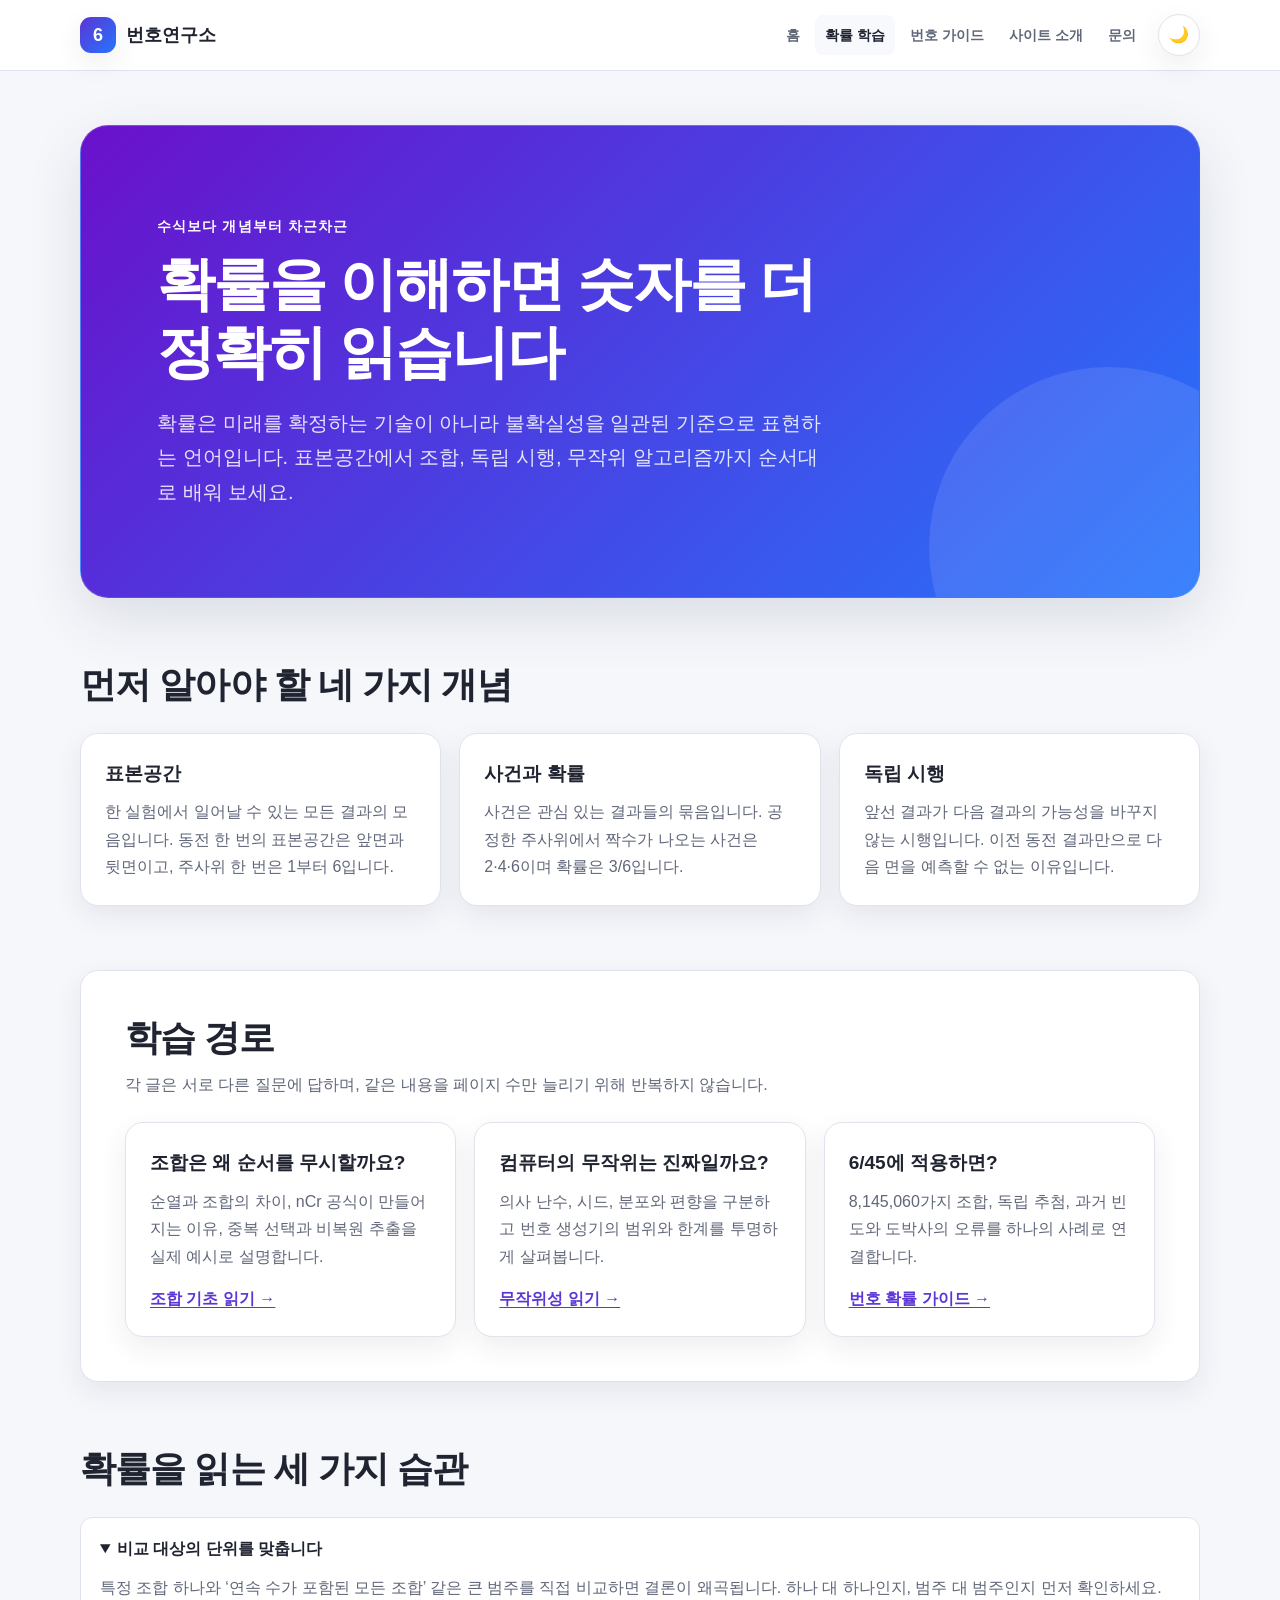
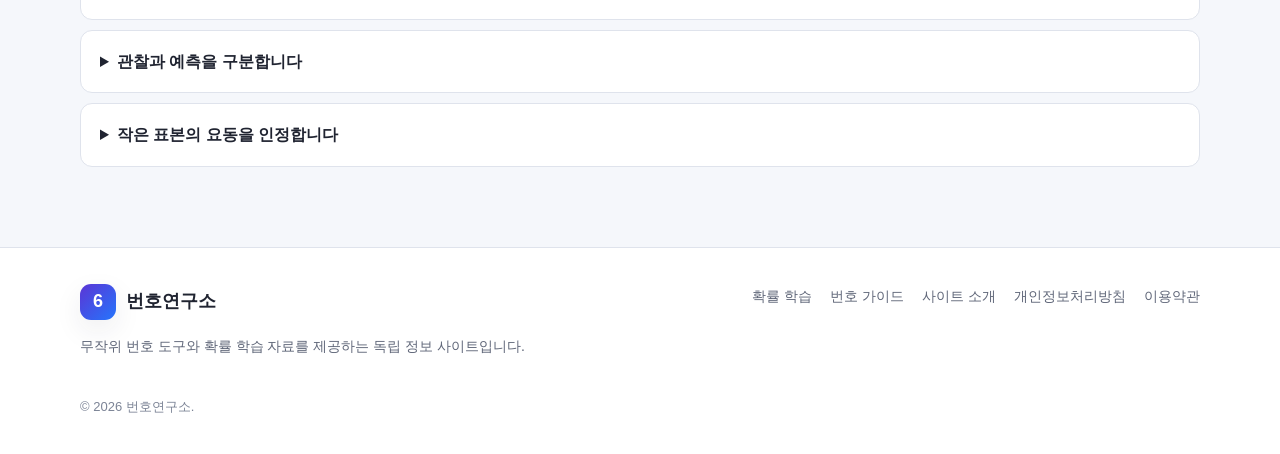
<file: learn.html>
<!doctype html><html lang="ko"><head>
<!-- Google tag (gtag.js) -->
<script async src="https://www.googletagmanager.com/gtag/js?id=G-2X7SC87K5S"></script>
<script>window.dataLayer=window.dataLayer||[];function gtag(){dataLayer.push(arguments);}gtag('js',new Date());gtag('config','G-2X7SC87K5S');</script>
<!-- Microsoft Clarity -->
<script type="text/javascript">(function(c,l,a,r,i,t,y){c[a]=c[a]||function(){(c[a].q=c[a].q||[]).push(arguments)};t=l.createElement(r);t.async=1;t.src="https://www.clarity.ms/tag/"+i;y=l.getElementsByTagName(r)[0];y.parentNode.insertBefore(t,y);})(window,document,"clarity","script","xvw8zrb9of");</script>
<meta charset="utf-8"><meta name="viewport" content="width=device-width, initial-scale=1"><meta name="description" content="확률의 표본공간, 사건, 독립 시행, 조합과 무작위성을 일상적인 예시와 함께 배우는 번호연구소 학습 허브입니다."><meta name="google-adsense-account" content="ca-pub-9624604767498126"><meta name="theme-color" content="#5b35d5"><link rel="canonical" href="https://pioneerddoji.github.io/learn.html"><title>확률 학습실 | 조합과 무작위성 기초</title>
<script>(function(){var t=localStorage.getItem("theme");document.documentElement.dataset.theme=t||(matchMedia("(prefers-color-scheme: dark)").matches?"dark":"light");})();</script><link rel="stylesheet" href="styles.css"><script async src="https://pagead2.googlesyndication.com/pagead/js/adsbygoogle.js?client=ca-pub-9624604767498126" crossorigin="anonymous"></script>
</head><body><a class="skip-link" href="#main">본문으로 건너뛰기</a>
<header class="site-header"><div class="header-inner"><a class="brand" href="index.html"><span class="brand-mark" aria-hidden="true">6</span>번호연구소</a><div class="nav-wrap"><nav class="site-nav" aria-label="주요 메뉴"><a href="index.html">홈</a><a href="learn.html" aria-current="page">확률 학습</a><a href="guide.html">번호 가이드</a><a href="about.html">사이트 소개</a><a href="index.html#contact">문의</a></nav><button class="theme-toggle" type="button" data-theme-toggle aria-label="다크 모드로 전환">🌙</button></div></div></header>
<main id="main" class="site-main"><section class="hero"><p class="eyebrow">수식보다 개념부터 차근차근</p><h1>확률을 이해하면 숫자를 더 정확히 읽습니다</h1><p class="hero-copy">확률은 미래를 확정하는 기술이 아니라 불확실성을 일관된 기준으로 표현하는 언어입니다. 표본공간에서 조합, 독립 시행, 무작위 알고리즘까지 순서대로 배워 보세요.</p></section>
<section class="section"><div class="section-heading"><h2>먼저 알아야 할 네 가지 개념</h2></div><div class="content-grid">
<article class="content-card"><h3>표본공간</h3><p>한 실험에서 일어날 수 있는 모든 결과의 모음입니다. 동전 한 번의 표본공간은 앞면과 뒷면이고, 주사위 한 번은 1부터 6입니다.</p></article>
<article class="content-card"><h3>사건과 확률</h3><p>사건은 관심 있는 결과들의 묶음입니다. 공정한 주사위에서 짝수가 나오는 사건은 2·4·6이며 확률은 3/6입니다.</p></article>
<article class="content-card"><h3>독립 시행</h3><p>앞선 결과가 다음 결과의 가능성을 바꾸지 않는 시행입니다. 이전 동전 결과만으로 다음 면을 예측할 수 없는 이유입니다.</p></article>
</div></section>
<section class="section"><div class="panel"><div class="section-heading"><h2>학습 경로</h2><p>각 글은 서로 다른 질문에 답하며, 같은 내용을 페이지 수만 늘리기 위해 반복하지 않습니다.</p></div><div class="content-grid">
<article class="content-card"><h3>조합은 왜 순서를 무시할까요?</h3><p>순열과 조합의 차이, nCr 공식이 만들어지는 이유, 중복 선택과 비복원 추출을 실제 예시로 설명합니다.</p><a class="more" href="combinations.html">조합 기초 읽기 →</a></article>
<article class="content-card"><h3>컴퓨터의 무작위는 진짜일까요?</h3><p>의사 난수, 시드, 분포와 편향을 구분하고 번호 생성기의 범위와 한계를 투명하게 살펴봅니다.</p><a class="more" href="randomness.html">무작위성 읽기 →</a></article>
<article class="content-card"><h3>6/45에 적용하면?</h3><p>8,145,060가지 조합, 독립 추첨, 과거 빈도와 도박사의 오류를 하나의 사례로 연결합니다.</p><a class="more" href="guide.html">번호 확률 가이드 →</a></article>
</div></div></section>
<section class="section"><div class="section-heading"><h2>확률을 읽는 세 가지 습관</h2></div><div class="faq">
<details open><summary>비교 대상의 단위를 맞춥니다</summary><p>특정 조합 하나와 ‘연속 수가 포함된 모든 조합’ 같은 큰 범주를 직접 비교하면 결론이 왜곡됩니다. 하나 대 하나인지, 범주 대 범주인지 먼저 확인하세요.</p></details>
<details><summary>관찰과 예측을 구분합니다</summary><p>과거에 어떤 숫자가 많이 관찰되었다는 문장은 기록입니다. 다음에도 더 자주 나온다는 결론에는 별도의 인과 근거와 검증이 필요합니다.</p></details>
<details><summary>작은 표본의 요동을 인정합니다</summary><p>공정한 과정도 짧게 관찰하면 고르지 않게 보일 수 있습니다. 무작위는 매번 균등한 모양을 만드는 것이 아니라 장기간에 걸쳐 이론적 비율에 가까워지는 성질입니다.</p></details>
</div></section></main>
<footer class="site-footer"><div class="footer-inner"><div class="footer-top"><div><a class="brand" href="index.html"><span class="brand-mark" aria-hidden="true">6</span>번호연구소</a><p class="footer-copy">무작위 번호 도구와 확률 학습 자료를 제공하는 독립 정보 사이트입니다.</p></div><nav class="footer-links" aria-label="하단 메뉴"><a href="learn.html">확률 학습</a><a href="guide.html">번호 가이드</a><a href="about.html">사이트 소개</a><a href="privacy.html">개인정보처리방침</a><a href="terms.html">이용약관</a></nav></div><p class="copyright">© <span data-current-year></span> 번호연구소.</p></div></footer><script src="app.js"></script></body></html>
</file>
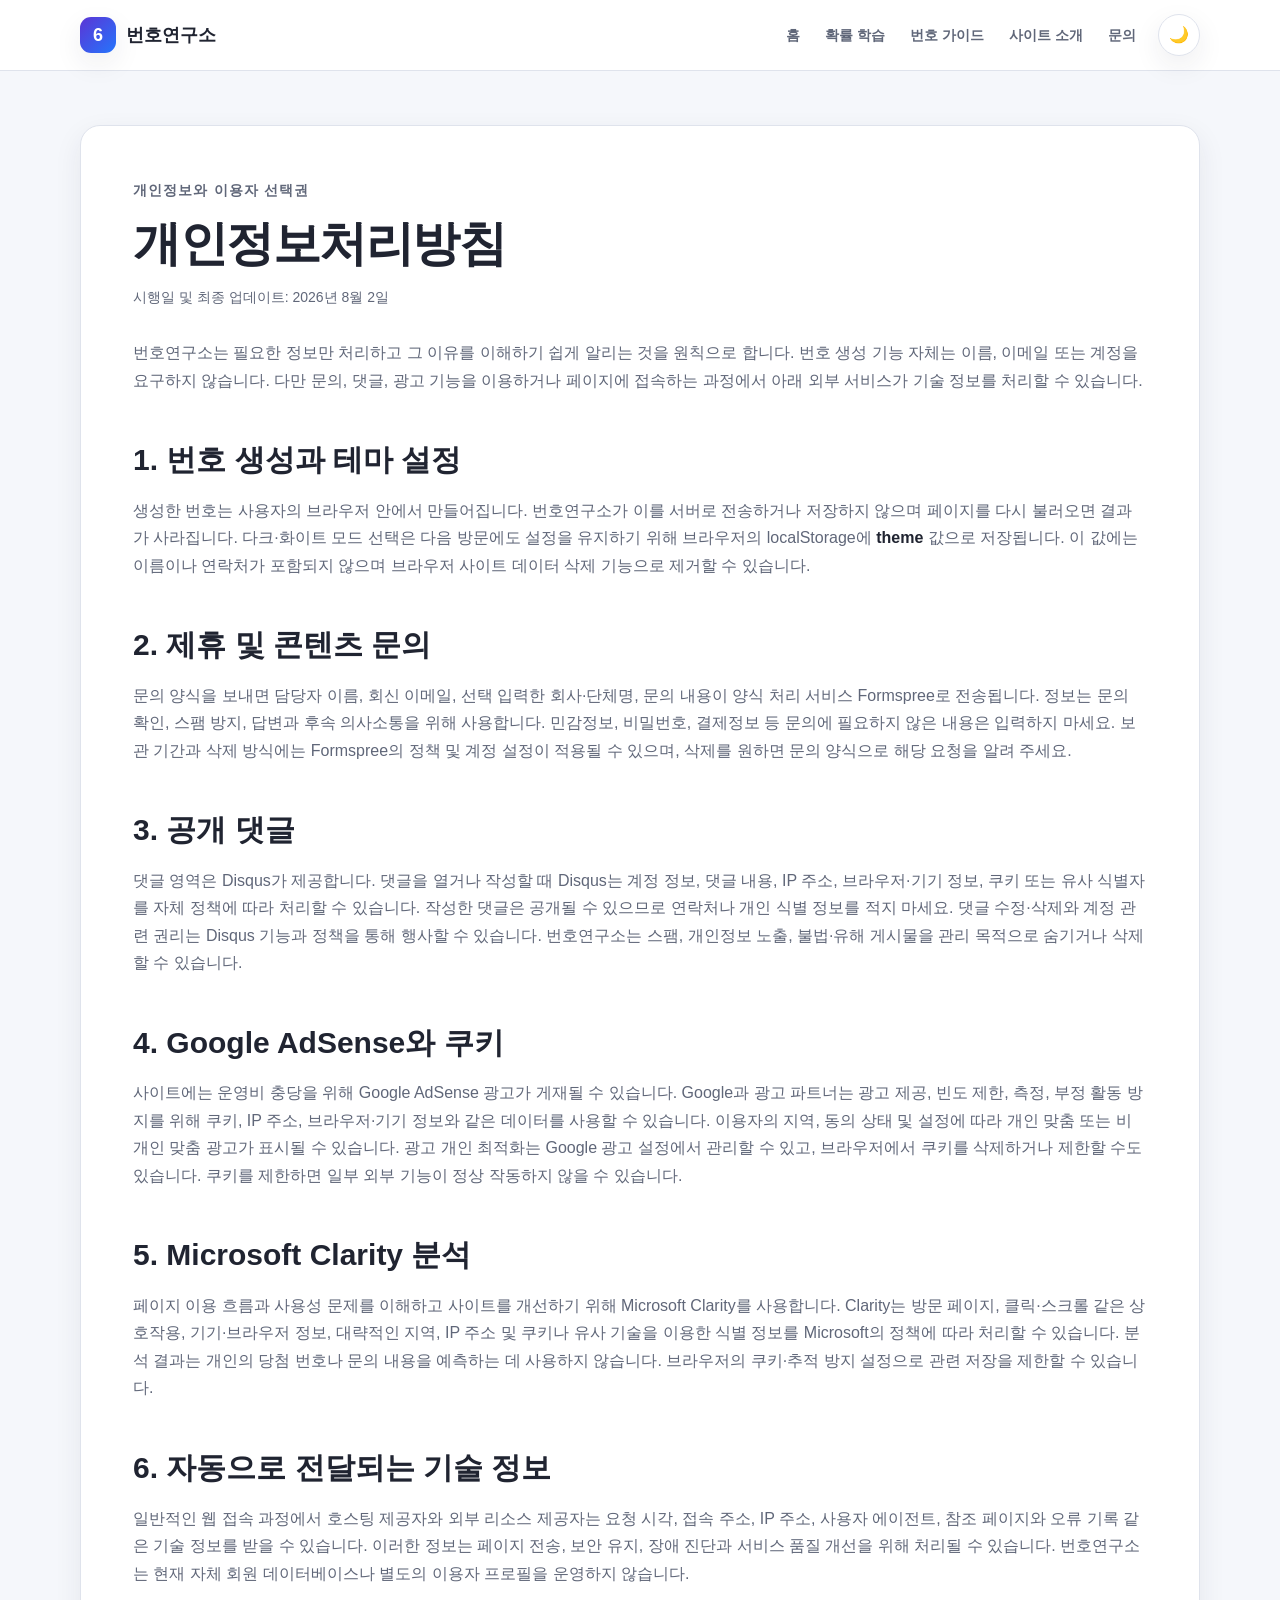
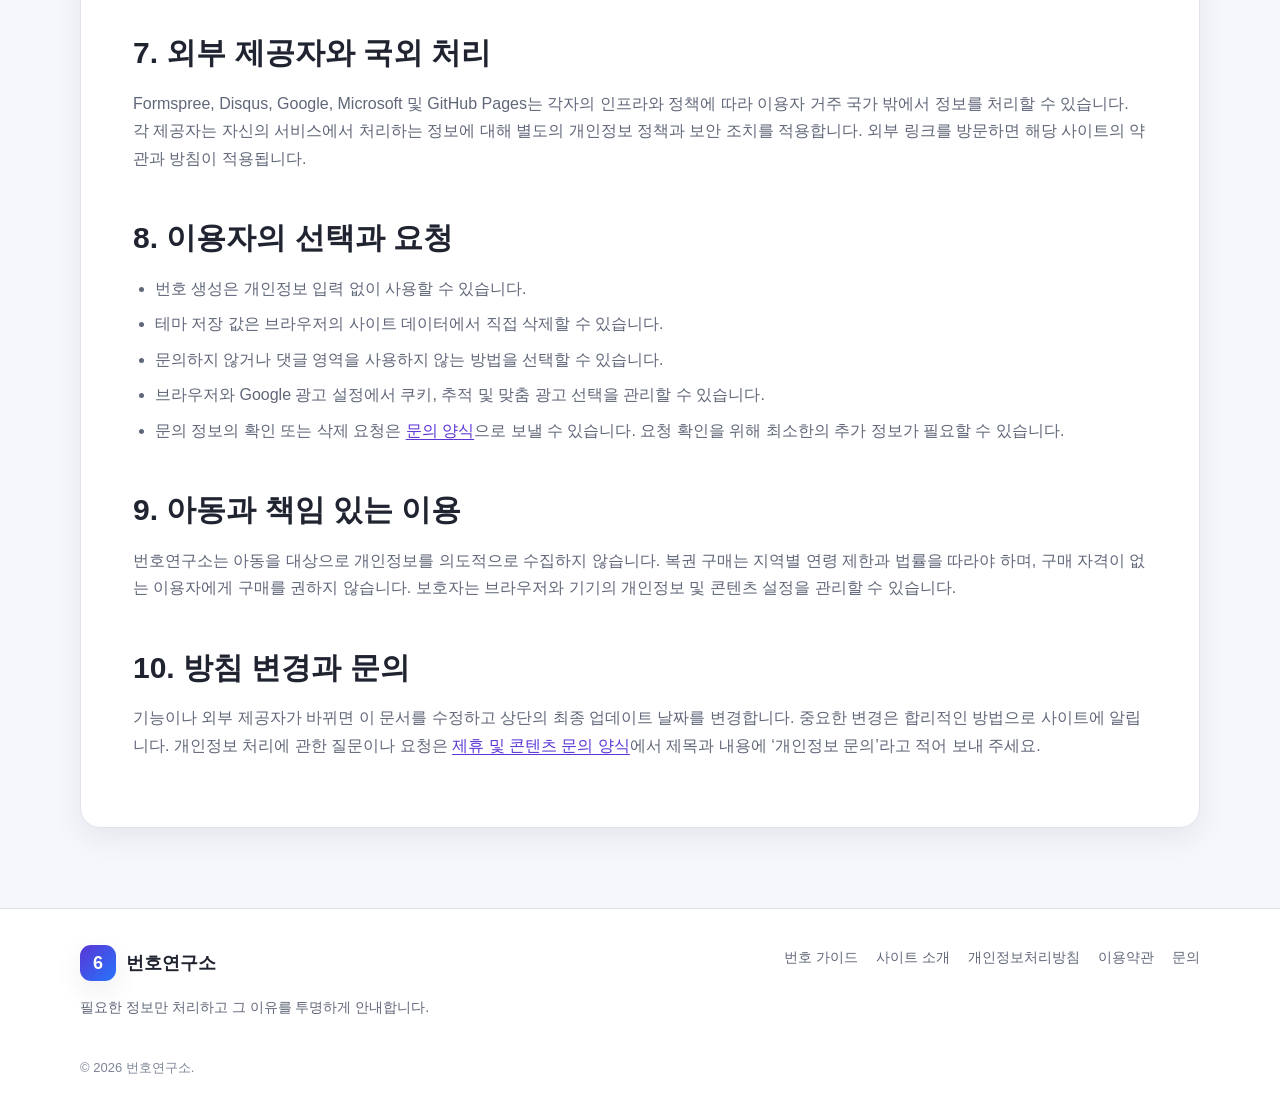
<file: privacy.html>
<!doctype html><html lang="ko"><head>
<!-- Google tag (gtag.js) -->
<script async src="https://www.googletagmanager.com/gtag/js?id=G-2X7SC87K5S"></script>
<script>window.dataLayer=window.dataLayer||[];function gtag(){dataLayer.push(arguments);}gtag('js',new Date());gtag('config','G-2X7SC87K5S');</script>
<!-- Microsoft Clarity -->
<script type="text/javascript">(function(c,l,a,r,i,t,y){c[a]=c[a]||function(){(c[a].q=c[a].q||[]).push(arguments)};t=l.createElement(r);t.async=1;t.src="https://www.clarity.ms/tag/"+i;y=l.getElementsByTagName(r)[0];y.parentNode.insertBefore(t,y);})(window,document,"clarity","script","xvw8zrb9of");</script>
<meta charset="utf-8"><meta name="viewport" content="width=device-width, initial-scale=1"><meta name="description" content="번호연구소의 번호 생성, 테마 저장, 문의, 댓글, 광고 이용 시 개인정보와 쿠키가 처리되는 방식을 안내합니다."><meta name="google-adsense-account" content="ca-pub-9624604767498126"><meta name="theme-color" content="#5b35d5"><link rel="canonical" href="https://pioneerddoji.github.io/privacy.html"><title>개인정보처리방침 | 번호연구소</title>
<script>(function(){var t=localStorage.getItem("theme");document.documentElement.dataset.theme=t||(matchMedia("(prefers-color-scheme: dark)").matches?"dark":"light");})();</script><link rel="stylesheet" href="styles.css"><script async src="https://pagead2.googlesyndication.com/pagead/js/adsbygoogle.js?client=ca-pub-9624604767498126" crossorigin="anonymous"></script>
</head><body><a class="skip-link" href="#main">본문으로 건너뛰기</a>
<header class="site-header"><div class="header-inner"><a class="brand" href="index.html"><span class="brand-mark" aria-hidden="true">6</span>번호연구소</a><div class="nav-wrap"><nav class="site-nav" aria-label="주요 메뉴"><a href="index.html">홈</a><a href="learn.html">확률 학습</a><a href="guide.html">번호 가이드</a><a href="about.html">사이트 소개</a><a href="index.html#contact">문의</a></nav><button class="theme-toggle" type="button" data-theme-toggle aria-label="다크 모드로 전환">🌙</button></div></div></header>
<main id="main" class="site-main"><article class="article">
<p class="eyebrow">개인정보와 이용자 선택권</p><h1>개인정보처리방침</h1><p class="article-meta">시행일 및 최종 업데이트: 2026년 8월 2일</p>
<p>번호연구소는 필요한 정보만 처리하고 그 이유를 이해하기 쉽게 알리는 것을 원칙으로 합니다. 번호 생성 기능 자체는 이름, 이메일 또는 계정을 요구하지 않습니다. 다만 문의, 댓글, 광고 기능을 이용하거나 페이지에 접속하는 과정에서 아래 외부 서비스가 기술 정보를 처리할 수 있습니다.</p>
<h2>1. 번호 생성과 테마 설정</h2><p>생성한 번호는 사용자의 브라우저 안에서 만들어집니다. 번호연구소가 이를 서버로 전송하거나 저장하지 않으며 페이지를 다시 불러오면 결과가 사라집니다. 다크·화이트 모드 선택은 다음 방문에도 설정을 유지하기 위해 브라우저의 localStorage에 <strong>theme</strong> 값으로 저장됩니다. 이 값에는 이름이나 연락처가 포함되지 않으며 브라우저 사이트 데이터 삭제 기능으로 제거할 수 있습니다.</p>
<h2>2. 제휴 및 콘텐츠 문의</h2><p>문의 양식을 보내면 담당자 이름, 회신 이메일, 선택 입력한 회사·단체명, 문의 내용이 양식 처리 서비스 Formspree로 전송됩니다. 정보는 문의 확인, 스팸 방지, 답변과 후속 의사소통을 위해 사용합니다. 민감정보, 비밀번호, 결제정보 등 문의에 필요하지 않은 내용은 입력하지 마세요. 보관 기간과 삭제 방식에는 Formspree의 정책 및 계정 설정이 적용될 수 있으며, 삭제를 원하면 문의 양식으로 해당 요청을 알려 주세요.</p>
<h2>3. 공개 댓글</h2><p>댓글 영역은 Disqus가 제공합니다. 댓글을 열거나 작성할 때 Disqus는 계정 정보, 댓글 내용, IP 주소, 브라우저·기기 정보, 쿠키 또는 유사 식별자를 자체 정책에 따라 처리할 수 있습니다. 작성한 댓글은 공개될 수 있으므로 연락처나 개인 식별 정보를 적지 마세요. 댓글 수정·삭제와 계정 관련 권리는 Disqus 기능과 정책을 통해 행사할 수 있습니다. 번호연구소는 스팸, 개인정보 노출, 불법·유해 게시물을 관리 목적으로 숨기거나 삭제할 수 있습니다.</p>
<h2>4. Google AdSense와 쿠키</h2><p>사이트에는 운영비 충당을 위해 Google AdSense 광고가 게재될 수 있습니다. Google과 광고 파트너는 광고 제공, 빈도 제한, 측정, 부정 활동 방지를 위해 쿠키, IP 주소, 브라우저·기기 정보와 같은 데이터를 사용할 수 있습니다. 이용자의 지역, 동의 상태 및 설정에 따라 개인 맞춤 또는 비개인 맞춤 광고가 표시될 수 있습니다. 광고 개인 최적화는 Google 광고 설정에서 관리할 수 있고, 브라우저에서 쿠키를 삭제하거나 제한할 수도 있습니다. 쿠키를 제한하면 일부 외부 기능이 정상 작동하지 않을 수 있습니다.</p>
<h2>5. Microsoft Clarity 분석</h2><p>페이지 이용 흐름과 사용성 문제를 이해하고 사이트를 개선하기 위해 Microsoft Clarity를 사용합니다. Clarity는 방문 페이지, 클릭·스크롤 같은 상호작용, 기기·브라우저 정보, 대략적인 지역, IP 주소 및 쿠키나 유사 기술을 이용한 식별 정보를 Microsoft의 정책에 따라 처리할 수 있습니다. 분석 결과는 개인의 당첨 번호나 문의 내용을 예측하는 데 사용하지 않습니다. 브라우저의 쿠키·추적 방지 설정으로 관련 저장을 제한할 수 있습니다.</p>
<h2>6. 자동으로 전달되는 기술 정보</h2><p>일반적인 웹 접속 과정에서 호스팅 제공자와 외부 리소스 제공자는 요청 시각, 접속 주소, IP 주소, 사용자 에이전트, 참조 페이지와 오류 기록 같은 기술 정보를 받을 수 있습니다. 이러한 정보는 페이지 전송, 보안 유지, 장애 진단과 서비스 품질 개선을 위해 처리될 수 있습니다. 번호연구소는 현재 자체 회원 데이터베이스나 별도의 이용자 프로필을 운영하지 않습니다.</p>
<h2>7. 외부 제공자와 국외 처리</h2><p>Formspree, Disqus, Google, Microsoft 및 GitHub Pages는 각자의 인프라와 정책에 따라 이용자 거주 국가 밖에서 정보를 처리할 수 있습니다. 각 제공자는 자신의 서비스에서 처리하는 정보에 대해 별도의 개인정보 정책과 보안 조치를 적용합니다. 외부 링크를 방문하면 해당 사이트의 약관과 방침이 적용됩니다.</p>
<h2>8. 이용자의 선택과 요청</h2><ul><li>번호 생성은 개인정보 입력 없이 사용할 수 있습니다.</li><li>테마 저장 값은 브라우저의 사이트 데이터에서 직접 삭제할 수 있습니다.</li><li>문의하지 않거나 댓글 영역을 사용하지 않는 방법을 선택할 수 있습니다.</li><li>브라우저와 Google 광고 설정에서 쿠키, 추적 및 맞춤 광고 선택을 관리할 수 있습니다.</li><li>문의 정보의 확인 또는 삭제 요청은 <a href="index.html#contact">문의 양식</a>으로 보낼 수 있습니다. 요청 확인을 위해 최소한의 추가 정보가 필요할 수 있습니다.</li></ul>
<h2>9. 아동과 책임 있는 이용</h2><p>번호연구소는 아동을 대상으로 개인정보를 의도적으로 수집하지 않습니다. 복권 구매는 지역별 연령 제한과 법률을 따라야 하며, 구매 자격이 없는 이용자에게 구매를 권하지 않습니다. 보호자는 브라우저와 기기의 개인정보 및 콘텐츠 설정을 관리할 수 있습니다.</p>
<h2>10. 방침 변경과 문의</h2><p>기능이나 외부 제공자가 바뀌면 이 문서를 수정하고 상단의 최종 업데이트 날짜를 변경합니다. 중요한 변경은 합리적인 방법으로 사이트에 알립니다. 개인정보 처리에 관한 질문이나 요청은 <a href="index.html#contact">제휴 및 콘텐츠 문의 양식</a>에서 제목과 내용에 ‘개인정보 문의’라고 적어 보내 주세요.</p>
</article></main>
<footer class="site-footer"><div class="footer-inner"><div class="footer-top"><div><a class="brand" href="index.html"><span class="brand-mark" aria-hidden="true">6</span>번호연구소</a><p class="footer-copy">필요한 정보만 처리하고 그 이유를 투명하게 안내합니다.</p></div><nav class="footer-links" aria-label="하단 메뉴"><a href="guide.html">번호 가이드</a><a href="about.html">사이트 소개</a><a href="privacy.html">개인정보처리방침</a><a href="terms.html">이용약관</a><a href="index.html#contact">문의</a></nav></div><p class="copyright">© <span data-current-year></span> 번호연구소.</p></div></footer><script src="app.js"></script></body></html>
</file>
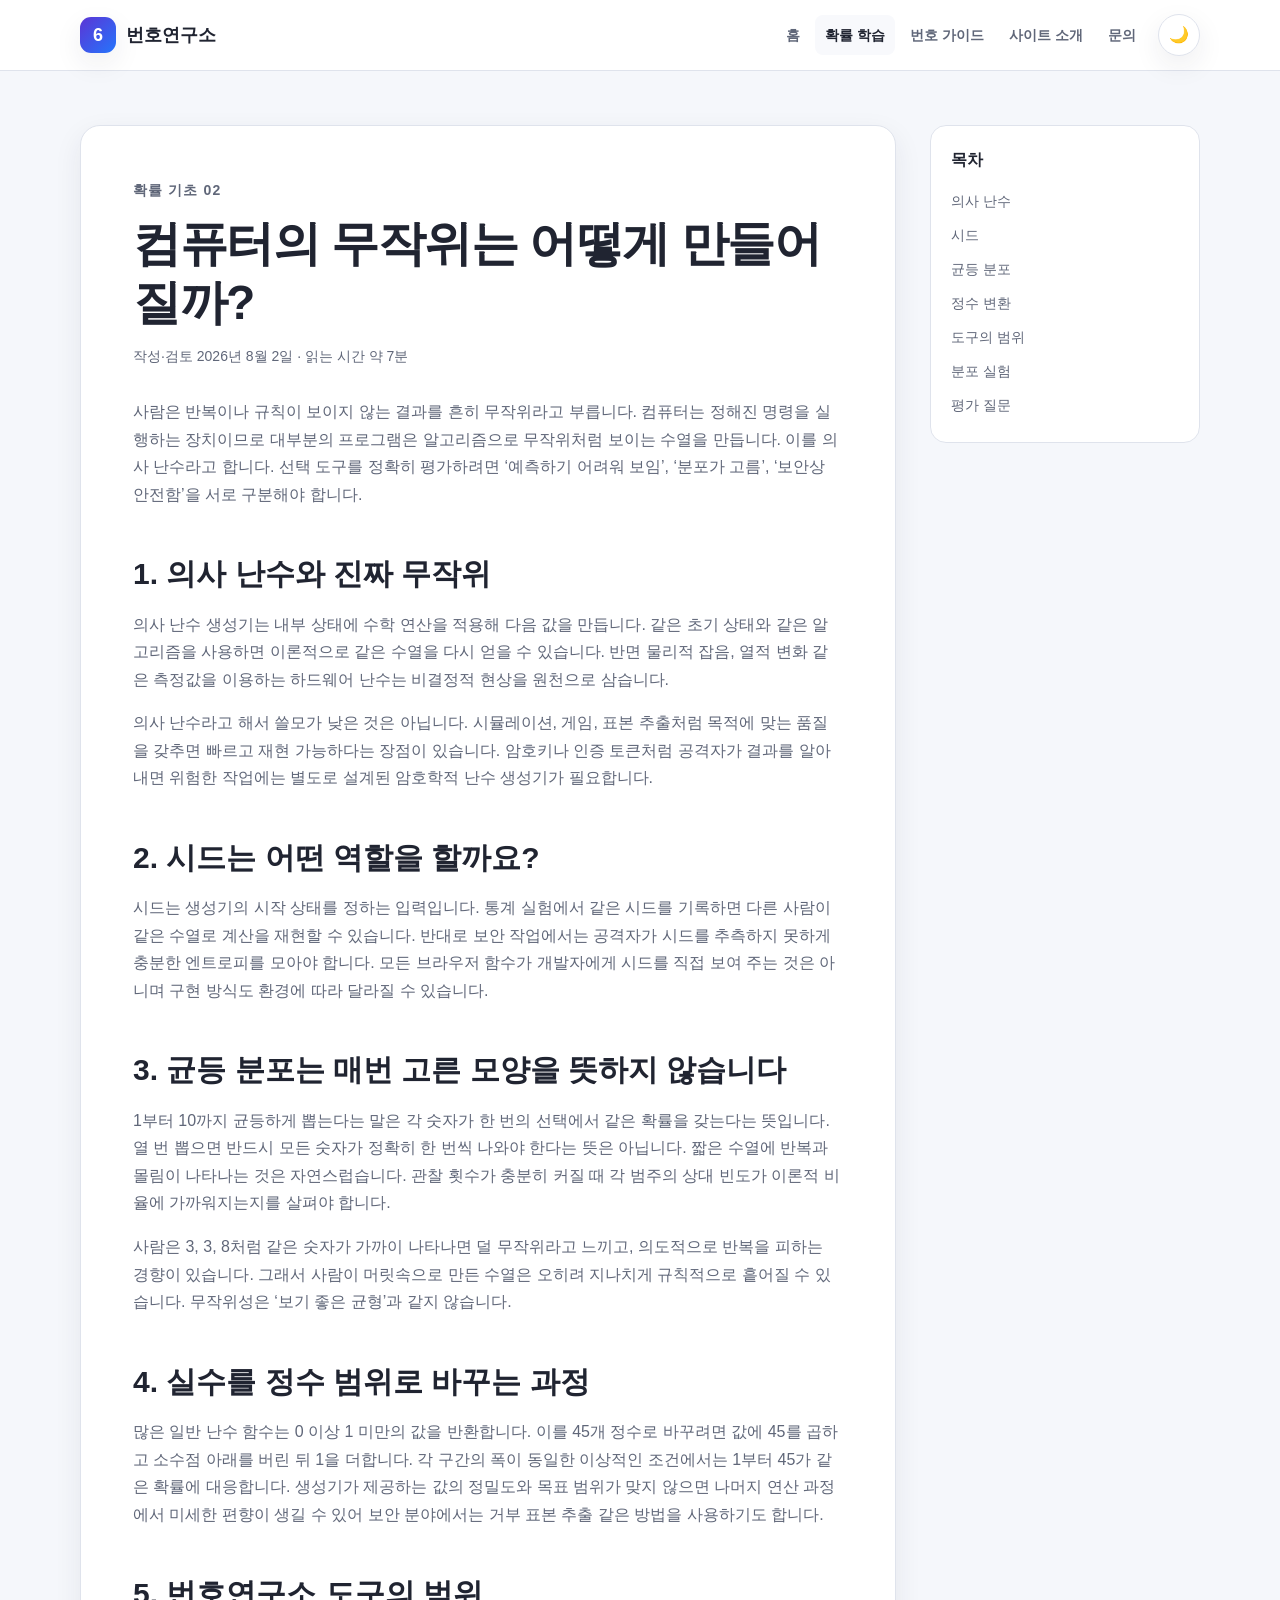
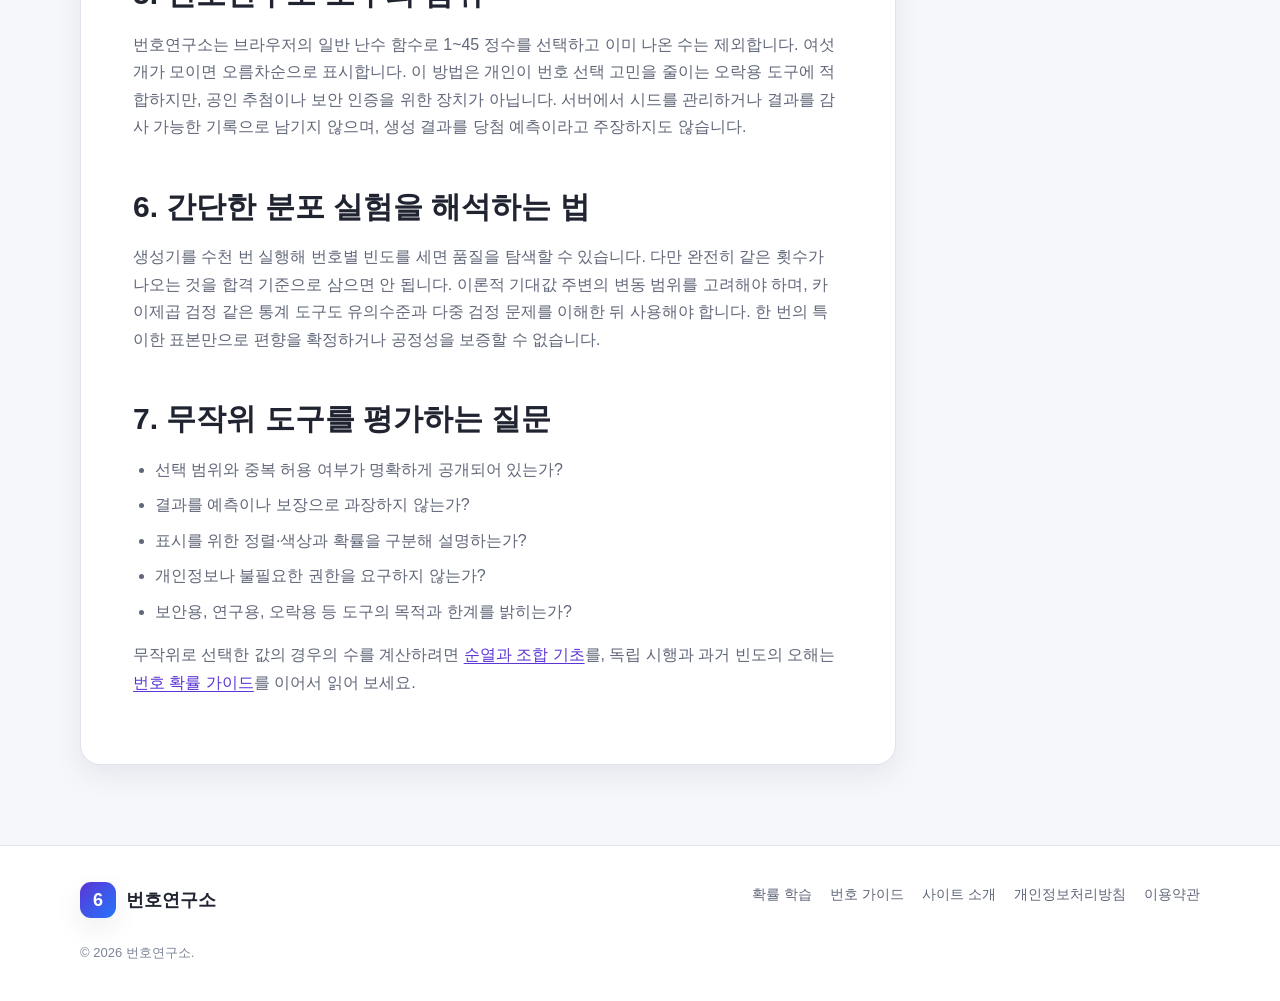
<file: randomness.html>
<!doctype html><html lang="ko"><head>
<!-- Google tag (gtag.js) -->
<script async src="https://www.googletagmanager.com/gtag/js?id=G-2X7SC87K5S"></script>
<script>window.dataLayer=window.dataLayer||[];function gtag(){dataLayer.push(arguments);}gtag('js',new Date());gtag('config','G-2X7SC87K5S');</script>
<!-- Microsoft Clarity -->
<script type="text/javascript">(function(c,l,a,r,i,t,y){c[a]=c[a]||function(){(c[a].q=c[a].q||[]).push(arguments)};t=l.createElement(r);t.async=1;t.src="https://www.clarity.ms/tag/"+i;y=l.getElementsByTagName(r)[0];y.parentNode.insertBefore(t,y);})(window,document,"clarity","script","xvw8zrb9of");</script>
<meta charset="utf-8"><meta name="viewport" content="width=device-width, initial-scale=1"><meta name="description" content="컴퓨터 의사 난수, 시드, 균등 분포와 편향의 차이를 설명하고 브라우저 번호 생성기의 작동 범위와 한계를 알아봅니다."><meta name="google-adsense-account" content="ca-pub-9624604767498126"><meta name="theme-color" content="#5b35d5"><link rel="canonical" href="https://pioneerddoji.github.io/randomness.html"><title>컴퓨터의 무작위는 어떻게 만들어질까? | 확률 학습실</title>
<script>(function(){var t=localStorage.getItem("theme");document.documentElement.dataset.theme=t||(matchMedia("(prefers-color-scheme: dark)").matches?"dark":"light");})();</script><link rel="stylesheet" href="styles.css"><script async src="https://pagead2.googlesyndication.com/pagead/js/adsbygoogle.js?client=ca-pub-9624604767498126" crossorigin="anonymous"></script>
<script type="application/ld+json">{"@context":"https://schema.org","@type":"Article","headline":"컴퓨터의 무작위는 어떻게 만들어질까?","datePublished":"2026-08-02","dateModified":"2026-08-02","inLanguage":"ko","author":{"@type":"Organization","name":"번호연구소"},"mainEntityOfPage":"https://pioneerddoji.github.io/randomness.html"}</script>
</head><body><a class="skip-link" href="#main">본문으로 건너뛰기</a>
<header class="site-header"><div class="header-inner"><a class="brand" href="index.html"><span class="brand-mark" aria-hidden="true">6</span>번호연구소</a><div class="nav-wrap"><nav class="site-nav" aria-label="주요 메뉴"><a href="index.html">홈</a><a href="learn.html" aria-current="page">확률 학습</a><a href="guide.html">번호 가이드</a><a href="about.html">사이트 소개</a><a href="index.html#contact">문의</a></nav><button class="theme-toggle" type="button" data-theme-toggle aria-label="다크 모드로 전환">🌙</button></div></div></header>
<main id="main" class="site-main"><div class="article-layout"><article class="article"><p class="eyebrow">확률 기초 02</p><h1>컴퓨터의 무작위는 어떻게 만들어질까?</h1><p class="article-meta">작성·검토 2026년 8월 2일 · 읽는 시간 약 7분</p>
<p>사람은 반복이나 규칙이 보이지 않는 결과를 흔히 무작위라고 부릅니다. 컴퓨터는 정해진 명령을 실행하는 장치이므로 대부분의 프로그램은 알고리즘으로 무작위처럼 보이는 수열을 만듭니다. 이를 의사 난수라고 합니다. 선택 도구를 정확히 평가하려면 ‘예측하기 어려워 보임’, ‘분포가 고름’, ‘보안상 안전함’을 서로 구분해야 합니다.</p>
<h2 id="pseudo">1. 의사 난수와 진짜 무작위</h2><p>의사 난수 생성기는 내부 상태에 수학 연산을 적용해 다음 값을 만듭니다. 같은 초기 상태와 같은 알고리즘을 사용하면 이론적으로 같은 수열을 다시 얻을 수 있습니다. 반면 물리적 잡음, 열적 변화 같은 측정값을 이용하는 하드웨어 난수는 비결정적 현상을 원천으로 삼습니다.</p><p>의사 난수라고 해서 쓸모가 낮은 것은 아닙니다. 시뮬레이션, 게임, 표본 추출처럼 목적에 맞는 품질을 갖추면 빠르고 재현 가능하다는 장점이 있습니다. 암호키나 인증 토큰처럼 공격자가 결과를 알아내면 위험한 작업에는 별도로 설계된 암호학적 난수 생성기가 필요합니다.</p>
<h2 id="seed">2. 시드는 어떤 역할을 할까요?</h2><p>시드는 생성기의 시작 상태를 정하는 입력입니다. 통계 실험에서 같은 시드를 기록하면 다른 사람이 같은 수열로 계산을 재현할 수 있습니다. 반대로 보안 작업에서는 공격자가 시드를 추측하지 못하게 충분한 엔트로피를 모아야 합니다. 모든 브라우저 함수가 개발자에게 시드를 직접 보여 주는 것은 아니며 구현 방식도 환경에 따라 달라질 수 있습니다.</p>
<h2 id="uniform">3. 균등 분포는 매번 고른 모양을 뜻하지 않습니다</h2><p>1부터 10까지 균등하게 뽑는다는 말은 각 숫자가 한 번의 선택에서 같은 확률을 갖는다는 뜻입니다. 열 번 뽑으면 반드시 모든 숫자가 정확히 한 번씩 나와야 한다는 뜻은 아닙니다. 짧은 수열에 반복과 몰림이 나타나는 것은 자연스럽습니다. 관찰 횟수가 충분히 커질 때 각 범주의 상대 빈도가 이론적 비율에 가까워지는지를 살펴야 합니다.</p><p>사람은 3, 3, 8처럼 같은 숫자가 가까이 나타나면 덜 무작위라고 느끼고, 의도적으로 반복을 피하는 경향이 있습니다. 그래서 사람이 머릿속으로 만든 수열은 오히려 지나치게 규칙적으로 흩어질 수 있습니다. 무작위성은 ‘보기 좋은 균형’과 같지 않습니다.</p>
<h2 id="mapping">4. 실수를 정수 범위로 바꾸는 과정</h2><p>많은 일반 난수 함수는 0 이상 1 미만의 값을 반환합니다. 이를 45개 정수로 바꾸려면 값에 45를 곱하고 소수점 아래를 버린 뒤 1을 더합니다. 각 구간의 폭이 동일한 이상적인 조건에서는 1부터 45가 같은 확률에 대응합니다. 생성기가 제공하는 값의 정밀도와 목표 범위가 맞지 않으면 나머지 연산 과정에서 미세한 편향이 생길 수 있어 보안 분야에서는 거부 표본 추출 같은 방법을 사용하기도 합니다.</p>
<h2 id="tool">5. 번호연구소 도구의 범위</h2><p>번호연구소는 브라우저의 일반 난수 함수로 1~45 정수를 선택하고 이미 나온 수는 제외합니다. 여섯 개가 모이면 오름차순으로 표시합니다. 이 방법은 개인이 번호 선택 고민을 줄이는 오락용 도구에 적합하지만, 공인 추첨이나 보안 인증을 위한 장치가 아닙니다. 서버에서 시드를 관리하거나 결과를 감사 가능한 기록으로 남기지 않으며, 생성 결과를 당첨 예측이라고 주장하지도 않습니다.</p>
<h2 id="test">6. 간단한 분포 실험을 해석하는 법</h2><p>생성기를 수천 번 실행해 번호별 빈도를 세면 품질을 탐색할 수 있습니다. 다만 완전히 같은 횟수가 나오는 것을 합격 기준으로 삼으면 안 됩니다. 이론적 기대값 주변의 변동 범위를 고려해야 하며, 카이제곱 검정 같은 통계 도구도 유의수준과 다중 검정 문제를 이해한 뒤 사용해야 합니다. 한 번의 특이한 표본만으로 편향을 확정하거나 공정성을 보증할 수 없습니다.</p>
<h2 id="check">7. 무작위 도구를 평가하는 질문</h2><ul><li>선택 범위와 중복 허용 여부가 명확하게 공개되어 있는가?</li><li>결과를 예측이나 보장으로 과장하지 않는가?</li><li>표시를 위한 정렬·색상과 확률을 구분해 설명하는가?</li><li>개인정보나 불필요한 권한을 요구하지 않는가?</li><li>보안용, 연구용, 오락용 등 도구의 목적과 한계를 밝히는가?</li></ul>
<p>무작위로 선택한 값의 경우의 수를 계산하려면 <a href="combinations.html">순열과 조합 기초</a>를, 독립 시행과 과거 빈도의 오해는 <a href="guide.html">번호 확률 가이드</a>를 이어서 읽어 보세요.</p></article><aside class="toc" aria-label="목차"><strong>목차</strong><a href="#pseudo">의사 난수</a><a href="#seed">시드</a><a href="#uniform">균등 분포</a><a href="#mapping">정수 변환</a><a href="#tool">도구의 범위</a><a href="#test">분포 실험</a><a href="#check">평가 질문</a></aside></div></main>
<footer class="site-footer"><div class="footer-inner"><div class="footer-top"><a class="brand" href="index.html"><span class="brand-mark" aria-hidden="true">6</span>번호연구소</a><nav class="footer-links" aria-label="하단 메뉴"><a href="learn.html">확률 학습</a><a href="guide.html">번호 가이드</a><a href="about.html">사이트 소개</a><a href="privacy.html">개인정보처리방침</a><a href="terms.html">이용약관</a></nav></div><p class="copyright">© <span data-current-year></span> 번호연구소.</p></div></footer><script src="app.js"></script></body></html>
</file>
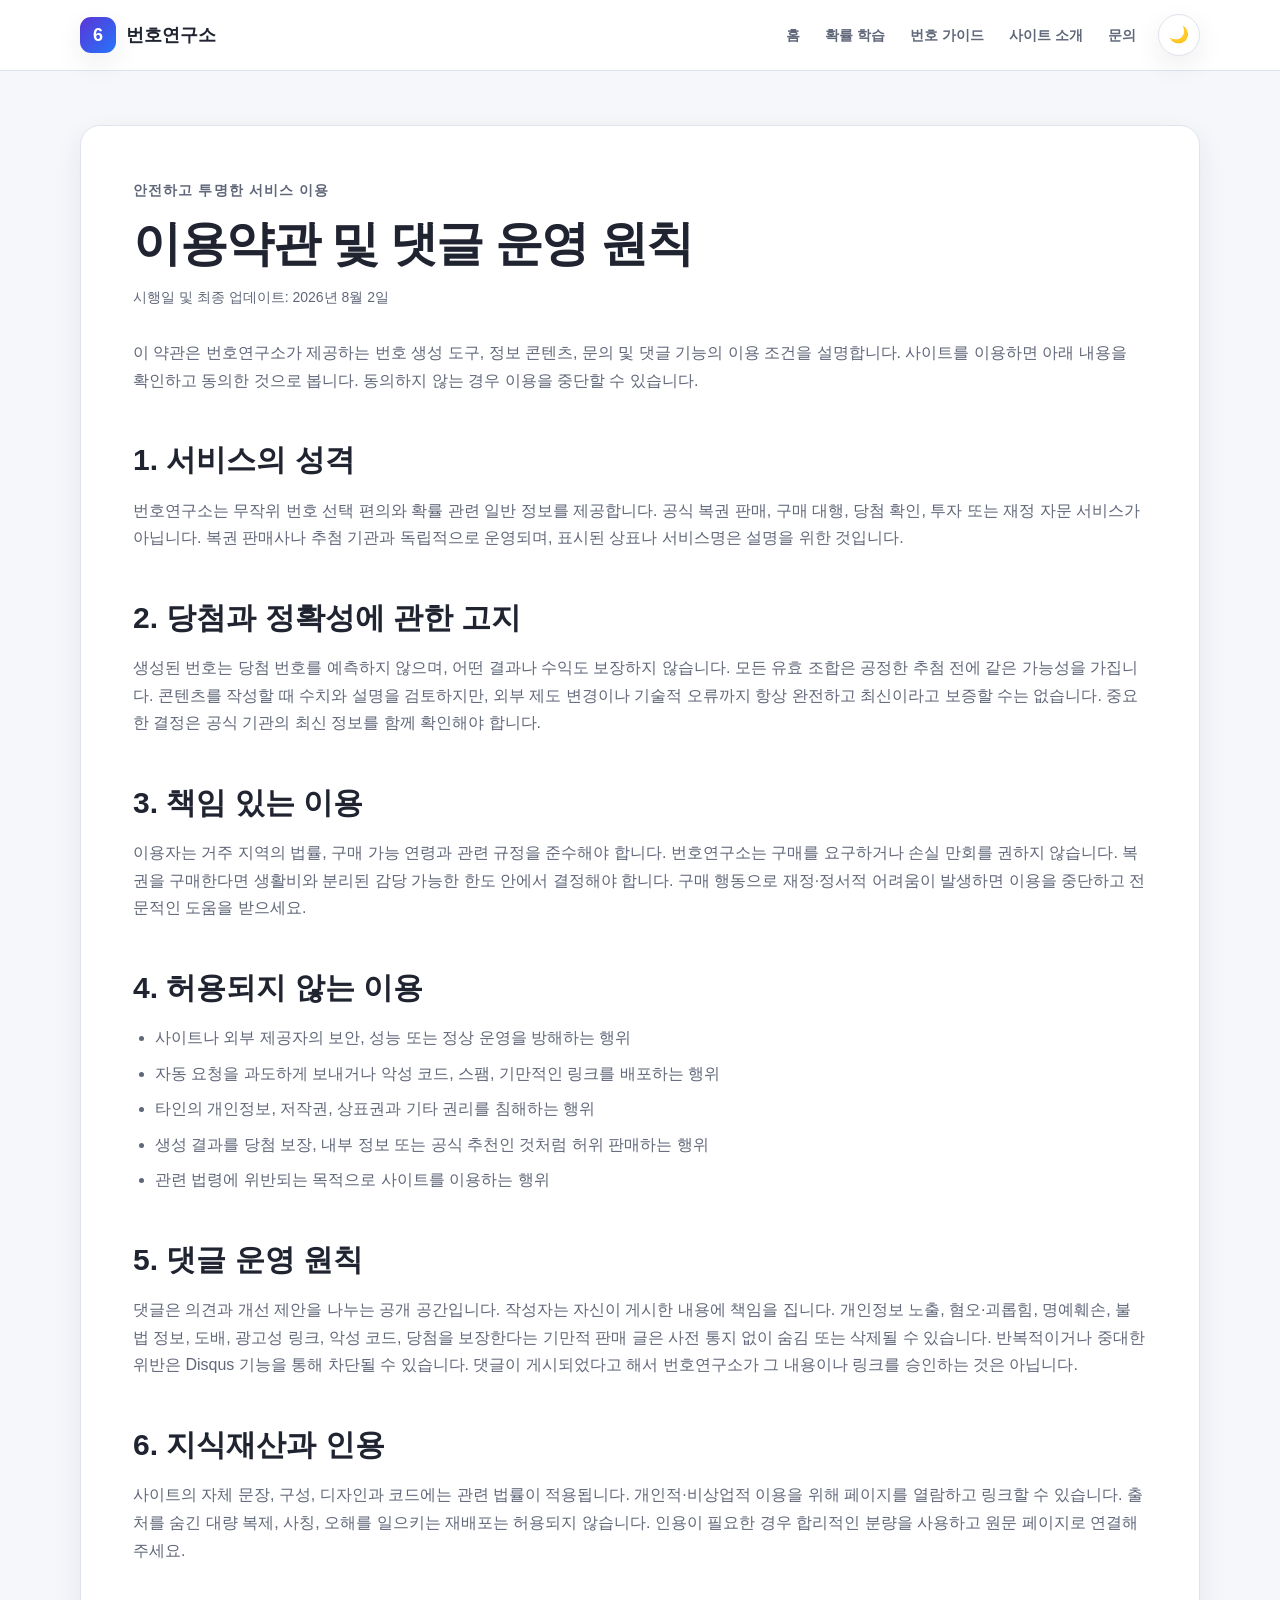
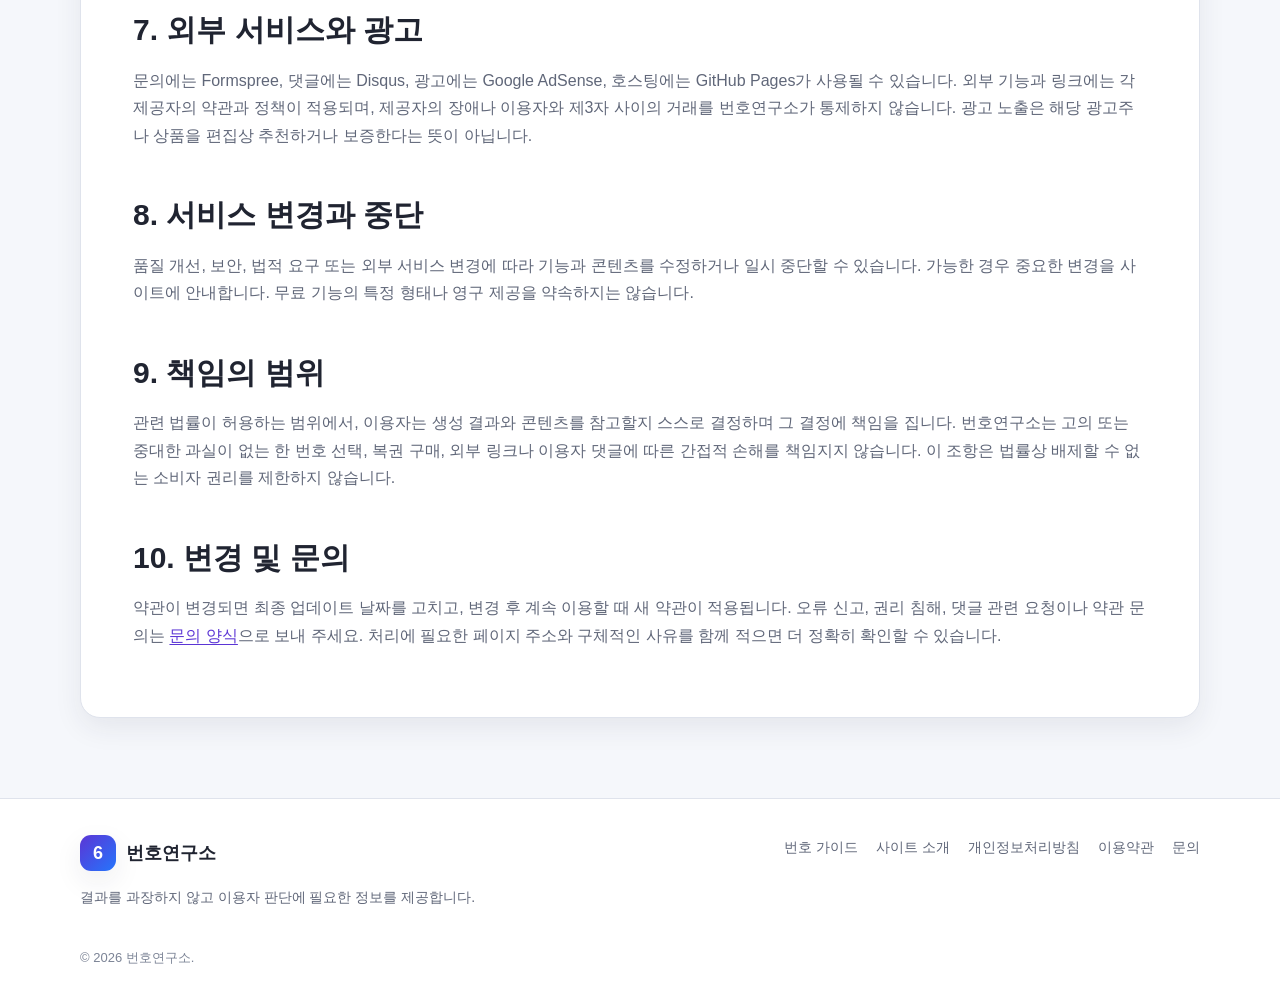
<file: terms.html>
<!doctype html><html lang="ko"><head>
<!-- Google tag (gtag.js) -->
<script async src="https://www.googletagmanager.com/gtag/js?id=G-2X7SC87K5S"></script>
<script>window.dataLayer=window.dataLayer||[];function gtag(){dataLayer.push(arguments);}gtag('js',new Date());gtag('config','G-2X7SC87K5S');</script>
<!-- Microsoft Clarity -->
<script type="text/javascript">(function(c,l,a,r,i,t,y){c[a]=c[a]||function(){(c[a].q=c[a].q||[]).push(arguments)};t=l.createElement(r);t.async=1;t.src="https://www.clarity.ms/tag/"+i;y=l.getElementsByTagName(r)[0];y.parentNode.insertBefore(t,y);})(window,document,"clarity","script","xvw8zrb9of");</script>
<meta charset="utf-8"><meta name="viewport" content="width=device-width, initial-scale=1"><meta name="description" content="번호연구소 번호 생성기와 콘텐츠, 공개 댓글 이용 조건 및 책임 있는 사용 원칙을 안내합니다."><meta name="google-adsense-account" content="ca-pub-9624604767498126"><meta name="theme-color" content="#5b35d5"><link rel="canonical" href="https://pioneerddoji.github.io/terms.html"><title>이용약관 및 댓글 운영 원칙 | 번호연구소</title>
<script>(function(){var t=localStorage.getItem("theme");document.documentElement.dataset.theme=t||(matchMedia("(prefers-color-scheme: dark)").matches?"dark":"light");})();</script><link rel="stylesheet" href="styles.css"><script async src="https://pagead2.googlesyndication.com/pagead/js/adsbygoogle.js?client=ca-pub-9624604767498126" crossorigin="anonymous"></script>
</head><body><a class="skip-link" href="#main">본문으로 건너뛰기</a>
<header class="site-header"><div class="header-inner"><a class="brand" href="index.html"><span class="brand-mark" aria-hidden="true">6</span>번호연구소</a><div class="nav-wrap"><nav class="site-nav" aria-label="주요 메뉴"><a href="index.html">홈</a><a href="learn.html">확률 학습</a><a href="guide.html">번호 가이드</a><a href="about.html">사이트 소개</a><a href="index.html#contact">문의</a></nav><button class="theme-toggle" type="button" data-theme-toggle aria-label="다크 모드로 전환">🌙</button></div></div></header>
<main id="main" class="site-main"><article class="article">
<p class="eyebrow">안전하고 투명한 서비스 이용</p><h1>이용약관 및 댓글 운영 원칙</h1><p class="article-meta">시행일 및 최종 업데이트: 2026년 8월 2일</p>
<p>이 약관은 번호연구소가 제공하는 번호 생성 도구, 정보 콘텐츠, 문의 및 댓글 기능의 이용 조건을 설명합니다. 사이트를 이용하면 아래 내용을 확인하고 동의한 것으로 봅니다. 동의하지 않는 경우 이용을 중단할 수 있습니다.</p>
<h2>1. 서비스의 성격</h2><p>번호연구소는 무작위 번호 선택 편의와 확률 관련 일반 정보를 제공합니다. 공식 복권 판매, 구매 대행, 당첨 확인, 투자 또는 재정 자문 서비스가 아닙니다. 복권 판매사나 추첨 기관과 독립적으로 운영되며, 표시된 상표나 서비스명은 설명을 위한 것입니다.</p>
<h2>2. 당첨과 정확성에 관한 고지</h2><p>생성된 번호는 당첨 번호를 예측하지 않으며, 어떤 결과나 수익도 보장하지 않습니다. 모든 유효 조합은 공정한 추첨 전에 같은 가능성을 가집니다. 콘텐츠를 작성할 때 수치와 설명을 검토하지만, 외부 제도 변경이나 기술적 오류까지 항상 완전하고 최신이라고 보증할 수는 없습니다. 중요한 결정은 공식 기관의 최신 정보를 함께 확인해야 합니다.</p>
<h2>3. 책임 있는 이용</h2><p>이용자는 거주 지역의 법률, 구매 가능 연령과 관련 규정을 준수해야 합니다. 번호연구소는 구매를 요구하거나 손실 만회를 권하지 않습니다. 복권을 구매한다면 생활비와 분리된 감당 가능한 한도 안에서 결정해야 합니다. 구매 행동으로 재정·정서적 어려움이 발생하면 이용을 중단하고 전문적인 도움을 받으세요.</p>
<h2>4. 허용되지 않는 이용</h2><ul><li>사이트나 외부 제공자의 보안, 성능 또는 정상 운영을 방해하는 행위</li><li>자동 요청을 과도하게 보내거나 악성 코드, 스팸, 기만적인 링크를 배포하는 행위</li><li>타인의 개인정보, 저작권, 상표권과 기타 권리를 침해하는 행위</li><li>생성 결과를 당첨 보장, 내부 정보 또는 공식 추천인 것처럼 허위 판매하는 행위</li><li>관련 법령에 위반되는 목적으로 사이트를 이용하는 행위</li></ul>
<h2>5. 댓글 운영 원칙</h2><p>댓글은 의견과 개선 제안을 나누는 공개 공간입니다. 작성자는 자신이 게시한 내용에 책임을 집니다. 개인정보 노출, 혐오·괴롭힘, 명예훼손, 불법 정보, 도배, 광고성 링크, 악성 코드, 당첨을 보장한다는 기만적 판매 글은 사전 통지 없이 숨김 또는 삭제될 수 있습니다. 반복적이거나 중대한 위반은 Disqus 기능을 통해 차단될 수 있습니다. 댓글이 게시되었다고 해서 번호연구소가 그 내용이나 링크를 승인하는 것은 아닙니다.</p>
<h2>6. 지식재산과 인용</h2><p>사이트의 자체 문장, 구성, 디자인과 코드에는 관련 법률이 적용됩니다. 개인적·비상업적 이용을 위해 페이지를 열람하고 링크할 수 있습니다. 출처를 숨긴 대량 복제, 사칭, 오해를 일으키는 재배포는 허용되지 않습니다. 인용이 필요한 경우 합리적인 분량을 사용하고 원문 페이지로 연결해 주세요.</p>
<h2>7. 외부 서비스와 광고</h2><p>문의에는 Formspree, 댓글에는 Disqus, 광고에는 Google AdSense, 호스팅에는 GitHub Pages가 사용될 수 있습니다. 외부 기능과 링크에는 각 제공자의 약관과 정책이 적용되며, 제공자의 장애나 이용자와 제3자 사이의 거래를 번호연구소가 통제하지 않습니다. 광고 노출은 해당 광고주나 상품을 편집상 추천하거나 보증한다는 뜻이 아닙니다.</p>
<h2>8. 서비스 변경과 중단</h2><p>품질 개선, 보안, 법적 요구 또는 외부 서비스 변경에 따라 기능과 콘텐츠를 수정하거나 일시 중단할 수 있습니다. 가능한 경우 중요한 변경을 사이트에 안내합니다. 무료 기능의 특정 형태나 영구 제공을 약속하지는 않습니다.</p>
<h2>9. 책임의 범위</h2><p>관련 법률이 허용하는 범위에서, 이용자는 생성 결과와 콘텐츠를 참고할지 스스로 결정하며 그 결정에 책임을 집니다. 번호연구소는 고의 또는 중대한 과실이 없는 한 번호 선택, 복권 구매, 외부 링크나 이용자 댓글에 따른 간접적 손해를 책임지지 않습니다. 이 조항은 법률상 배제할 수 없는 소비자 권리를 제한하지 않습니다.</p>
<h2>10. 변경 및 문의</h2><p>약관이 변경되면 최종 업데이트 날짜를 고치고, 변경 후 계속 이용할 때 새 약관이 적용됩니다. 오류 신고, 권리 침해, 댓글 관련 요청이나 약관 문의는 <a href="index.html#contact">문의 양식</a>으로 보내 주세요. 처리에 필요한 페이지 주소와 구체적인 사유를 함께 적으면 더 정확히 확인할 수 있습니다.</p>
</article></main>
<footer class="site-footer"><div class="footer-inner"><div class="footer-top"><div><a class="brand" href="index.html"><span class="brand-mark" aria-hidden="true">6</span>번호연구소</a><p class="footer-copy">결과를 과장하지 않고 이용자 판단에 필요한 정보를 제공합니다.</p></div><nav class="footer-links" aria-label="하단 메뉴"><a href="guide.html">번호 가이드</a><a href="about.html">사이트 소개</a><a href="privacy.html">개인정보처리방침</a><a href="terms.html">이용약관</a><a href="index.html#contact">문의</a></nav></div><p class="copyright">© <span data-current-year></span> 번호연구소.</p></div></footer><script src="app.js"></script></body></html>
</file>
<file: styles.css>
:root {
    color-scheme: light;
    --page: #f5f7fb;
    --surface: #ffffff;
    --surface-soft: #f8f9fc;
    --text: #202431;
    --muted: #606779;
    --subtle: #7c8496;
    --border: #dfe3ec;
    --primary: #5b35d5;
    --primary-dark: #4521b6;
    --accent: #ff8500;
    --accent-dark: #e96e00;
    --success: #197a4b;
    --header: rgba(255,255,255,.92);
    --shadow: 0 20px 55px rgba(34,42,67,.12);
    --shadow-soft: 0 10px 28px rgba(34,42,67,.08);
}

:root[data-theme="dark"] {
    color-scheme: dark;
    --page: #111526;
    --surface: #1a2033;
    --surface-soft: #232a40;
    --text: #f4f6fd;
    --muted: #c0c7d8;
    --subtle: #98a2b8;
    --border: #374059;
    --primary: #9d83ff;
    --primary-dark: #b5a2ff;
    --accent: #ffad42;
    --accent-dark: #ffc46f;
    --success: #62ce97;
    --header: rgba(17,21,38,.92);
    --shadow: 0 20px 55px rgba(0,0,0,.35);
    --shadow-soft: 0 10px 28px rgba(0,0,0,.23);
}

* { box-sizing: border-box; }

html { scroll-behavior: smooth; }

body {
    margin: 0;
    background: var(--page);
    color: var(--text);
    font-family: Pretendard, "Noto Sans KR", -apple-system, BlinkMacSystemFont, "Segoe UI", sans-serif;
    font-size: 16px;
    line-height: 1.72;
    transition: background .25s ease, color .25s ease;
}

a { color: var(--primary); text-underline-offset: 3px; }
a:hover { color: var(--primary-dark); }
button, input, textarea { font: inherit; }
img { max-width: 100%; }

.skip-link {
    position: fixed;
    top: 10px;
    left: 10px;
    z-index: 100;
    transform: translateY(-160%);
    border-radius: 8px;
    background: var(--text);
    color: var(--surface);
    padding: 9px 13px;
}

.skip-link:focus { transform: translateY(0); }

.site-header {
    position: sticky;
    top: 0;
    z-index: 20;
    border-bottom: 1px solid var(--border);
    background: var(--header);
    backdrop-filter: blur(14px);
}

.header-inner {
    width: min(1120px, calc(100% - 32px));
    min-height: 70px;
    margin: 0 auto;
    display: flex;
    align-items: center;
    justify-content: space-between;
    gap: 22px;
}

.brand {
    display: inline-flex;
    align-items: center;
    gap: 10px;
    color: var(--text);
    font-size: 18px;
    font-weight: 850;
    text-decoration: none;
    white-space: nowrap;
}

.brand-mark {
    width: 36px;
    height: 36px;
    display: grid;
    place-items: center;
    border-radius: 11px;
    background: linear-gradient(135deg, var(--primary), #2575fc);
    color: #fff;
    box-shadow: var(--shadow-soft);
}

.nav-wrap { display: flex; align-items: center; gap: 12px; }
.site-nav { display: flex; align-items: center; gap: 5px; }

.site-nav a {
    border-radius: 8px;
    color: var(--muted);
    padding: 8px 10px;
    font-size: 14px;
    font-weight: 700;
    text-decoration: none;
}

.site-nav a:hover,
.site-nav a[aria-current="page"] { background: var(--surface-soft); color: var(--text); }

.theme-toggle {
    min-width: 42px;
    height: 42px;
    border: 1px solid var(--border);
    border-radius: 50%;
    background: var(--surface);
    color: var(--text);
    cursor: pointer;
    box-shadow: var(--shadow-soft);
}

.theme-toggle:hover { transform: translateY(-1px); }

.site-main {
    width: min(1120px, calc(100% - 32px));
    margin: 0 auto;
    padding: 54px 0 80px;
}

.hero {
    position: relative;
    overflow: hidden;
    border: 1px solid rgba(255,255,255,.18);
    border-radius: 28px;
    background: linear-gradient(135deg, #6a11cb, #2575fc);
    color: #fff;
    padding: clamp(42px, 8vw, 88px) clamp(24px, 7vw, 76px);
    box-shadow: var(--shadow);
}

.hero::after {
    content: "";
    position: absolute;
    right: -90px;
    bottom: -130px;
    width: 360px;
    height: 360px;
    border-radius: 50%;
    background: rgba(255,255,255,.1);
}

.eyebrow {
    margin: 0 0 12px;
    color: inherit;
    font-size: 14px;
    font-weight: 800;
    letter-spacing: .08em;
    text-transform: uppercase;
}

.hero h1 {
    max-width: 720px;
    margin: 0;
    font-size: clamp(34px, 6vw, 58px);
    line-height: 1.17;
    letter-spacing: -.035em;
}

.hero-copy {
    max-width: 680px;
    margin: 20px 0 0;
    color: rgba(255,255,255,.86);
    font-size: clamp(17px, 2vw, 20px);
}

.hero-actions { display: flex; flex-wrap: wrap; gap: 12px; margin-top: 28px; }

.button {
    display: inline-flex;
    align-items: center;
    justify-content: center;
    gap: 8px;
    min-height: 48px;
    border: 0;
    border-radius: 11px;
    background: var(--accent);
    color: #fff;
    padding: 11px 20px;
    font-weight: 800;
    text-decoration: none;
    cursor: pointer;
    transition: transform .2s ease, filter .2s ease;
}

.button:hover { color: #fff; filter: brightness(1.05); transform: translateY(-2px); }
.button-secondary { background: rgba(255,255,255,.14); border: 1px solid rgba(255,255,255,.42); }

.trust-row {
    display: grid;
    grid-template-columns: repeat(3, 1fr);
    gap: 16px;
    margin: 22px 0 0;
}

.trust-item,
.content-card,
.panel {
    border: 1px solid var(--border);
    border-radius: 18px;
    background: var(--surface);
    box-shadow: var(--shadow-soft);
}

.trust-item { padding: 18px; }
.trust-item strong { display: block; margin-bottom: 3px; }
.trust-item span { color: var(--muted); font-size: 14px; }

.section { margin-top: 64px; scroll-margin-top: 96px; }
.section-heading { max-width: 720px; margin-bottom: 24px; }
.section-heading h2 { margin: 0 0 9px; font-size: clamp(26px, 4vw, 36px); line-height: 1.3; letter-spacing: -.025em; }
.section-heading p { margin: 0; color: var(--muted); }

.panel { padding: clamp(24px, 5vw, 44px); }
.tool-panel { text-align: center; }
.tool-panel .button { min-width: 200px; font-size: 18px; }

.numbers { margin-top: 28px; }
.number-row { display: flex; align-items: center; justify-content: center; flex-wrap: wrap; gap: 10px; margin-bottom: 14px; }
.set-label { width: 48px; color: var(--muted); font-weight: 800; }

.ball {
    width: 56px;
    height: 56px;
    display: grid;
    place-items: center;
    border-radius: 50%;
    color: #fff;
    font-size: 20px;
    font-weight: 850;
    box-shadow: inset 0 -5px 8px rgba(0,0,0,.18), 0 5px 12px rgba(0,0,0,.12);
    animation: pop .34s ease both;
}

.yellow { background: #f4c430; color: #252525; }
.blue { background: #2675d8; }
.red { background: #df4545; }
.gray { background: #717785; }
.green { background: #35a364; }

@keyframes pop { from { transform: scale(.45); opacity: 0; } to { transform: scale(1); opacity: 1; } }

.notice,
.callout {
    border-left: 4px solid var(--accent);
    border-radius: 0 10px 10px 0;
    background: var(--surface-soft);
    color: var(--muted);
    padding: 14px 16px;
}

.notice { max-width: 720px; margin: 25px auto 0; font-size: 14px; text-align: left; }

.content-grid { display: grid; grid-template-columns: repeat(3, 1fr); gap: 18px; }
.content-grid.two { grid-template-columns: repeat(2, 1fr); }
.content-card { padding: 24px; }
.content-card h3 { margin: 0 0 8px; font-size: 19px; }
.content-card p { margin: 0; color: var(--muted); }
.content-card a.more { display: inline-block; margin-top: 14px; font-weight: 800; }

.article-layout { display: grid; grid-template-columns: minmax(0, 1fr) 270px; gap: 34px; align-items: start; }
.article { border: 1px solid var(--border); border-radius: 20px; background: var(--surface); padding: clamp(26px, 5vw, 52px); box-shadow: var(--shadow-soft); }
.article h1 { margin: 0 0 12px; font-size: clamp(32px, 5vw, 48px); line-height: 1.23; letter-spacing: -.03em; }
.article h2 { margin: 46px 0 14px; font-size: clamp(23px, 3vw, 30px); line-height: 1.35; }
.article h3 { margin: 28px 0 9px; }
.article p, .article li { color: var(--muted); }
.article strong { color: var(--text); }
.article-meta { margin: 0 0 30px; color: var(--subtle); font-size: 14px; }
.article ul, .article ol { padding-left: 22px; }
.article li + li { margin-top: 8px; }

.toc { position: sticky; top: 92px; border: 1px solid var(--border); border-radius: 16px; background: var(--surface); padding: 20px; }
.toc strong { display: block; margin-bottom: 10px; }
.toc a { display: block; color: var(--muted); padding: 5px 0; font-size: 14px; text-decoration: none; }
.toc a:hover { color: var(--primary); }

.stat {
    border: 1px solid var(--border);
    border-radius: 15px;
    background: var(--surface-soft);
    padding: 20px;
    text-align: center;
}

.stat strong { display: block; color: var(--primary); font-size: clamp(26px, 4vw, 38px); line-height: 1.2; }
.stat span { color: var(--muted); font-size: 14px; }

.faq { display: grid; gap: 10px; }
.faq details { border: 1px solid var(--border); border-radius: 12px; background: var(--surface); padding: 17px 19px; }
.faq summary { color: var(--text); font-weight: 800; cursor: pointer; }
.faq details p { margin: 12px 0 0; color: var(--muted); }

.form-grid { display: grid; grid-template-columns: repeat(2, minmax(0,1fr)); gap: 18px; }
.field { display: flex; flex-direction: column; gap: 7px; }
.field-full { grid-column: 1 / -1; }
.field label { color: var(--text); font-size: 14px; font-weight: 800; }
.field input, .field textarea { width: 100%; border: 1px solid var(--border); border-radius: 10px; background: var(--surface-soft); color: var(--text); padding: 12px 14px; }
.field textarea { min-height: 150px; resize: vertical; }
.field input:focus, .field textarea:focus { outline: none; border-color: var(--accent); box-shadow: 0 0 0 3px rgba(255,133,0,.17); }
.consent { grid-column: 1 / -1; display: flex; align-items: flex-start; gap: 9px; color: var(--muted); font-size: 14px; }
.consent input { width: 18px; height: 18px; margin-top: 4px; accent-color: var(--accent); }
.honeypot { position: absolute; left: -9999px; }
.form-grid .button { grid-column: 1 / -1; }

.comments-panel { min-height: 220px; }
.moderation-note { margin-bottom: 22px; color: var(--muted); font-size: 14px; }

.site-footer { border-top: 1px solid var(--border); background: var(--surface); }
.footer-inner { width: min(1120px, calc(100% - 32px)); margin: 0 auto; padding: 36px 0; }
.footer-top { display: flex; justify-content: space-between; gap: 28px; }
.footer-copy { max-width: 520px; color: var(--muted); font-size: 14px; }
.footer-links { display: flex; flex-wrap: wrap; align-content: flex-start; gap: 10px 18px; }
.footer-links a { color: var(--muted); font-size: 14px; text-decoration: none; }
.footer-links a:hover { color: var(--primary); }
.copyright { margin: 24px 0 0; color: var(--subtle); font-size: 13px; }

@media (max-width: 900px) {
    .header-inner { align-items: flex-start; padding: 13px 0; }
    .nav-wrap { align-items: flex-start; }
    .site-nav { max-width: 520px; flex-wrap: wrap; justify-content: flex-end; }
    .content-grid, .trust-row { grid-template-columns: 1fr; }
    .content-grid.two { grid-template-columns: 1fr; }
    .article-layout { grid-template-columns: 1fr; }
    .toc { position: static; order: -1; }
}

@media (max-width: 620px) {
    .header-inner { width: min(100% - 22px, 1120px); }
    .brand span:last-child { display: none; }
    .nav-wrap { flex: 1; justify-content: flex-end; }
    .site-nav { gap: 1px; }
    .site-nav a { padding: 7px 6px; font-size: 12px; }
    .theme-toggle { min-width: 38px; height: 38px; }
    .site-main { width: min(100% - 22px, 1120px); padding-top: 30px; }
    .hero { border-radius: 20px; }
    .hero-actions .button { width: 100%; }
    .panel { border-radius: 15px; }
    .form-grid { grid-template-columns: 1fr; }
    .field-full, .consent, .form-grid .button { grid-column: 1; }
    .ball { width: 44px; height: 44px; font-size: 17px; }
    .set-label { width: 100%; }
    .footer-top { flex-direction: column; }
}

@media (prefers-reduced-motion: reduce) {
    *, *::before, *::after { scroll-behavior: auto !important; transition: none !important; animation: none !important; }
}
</file>
